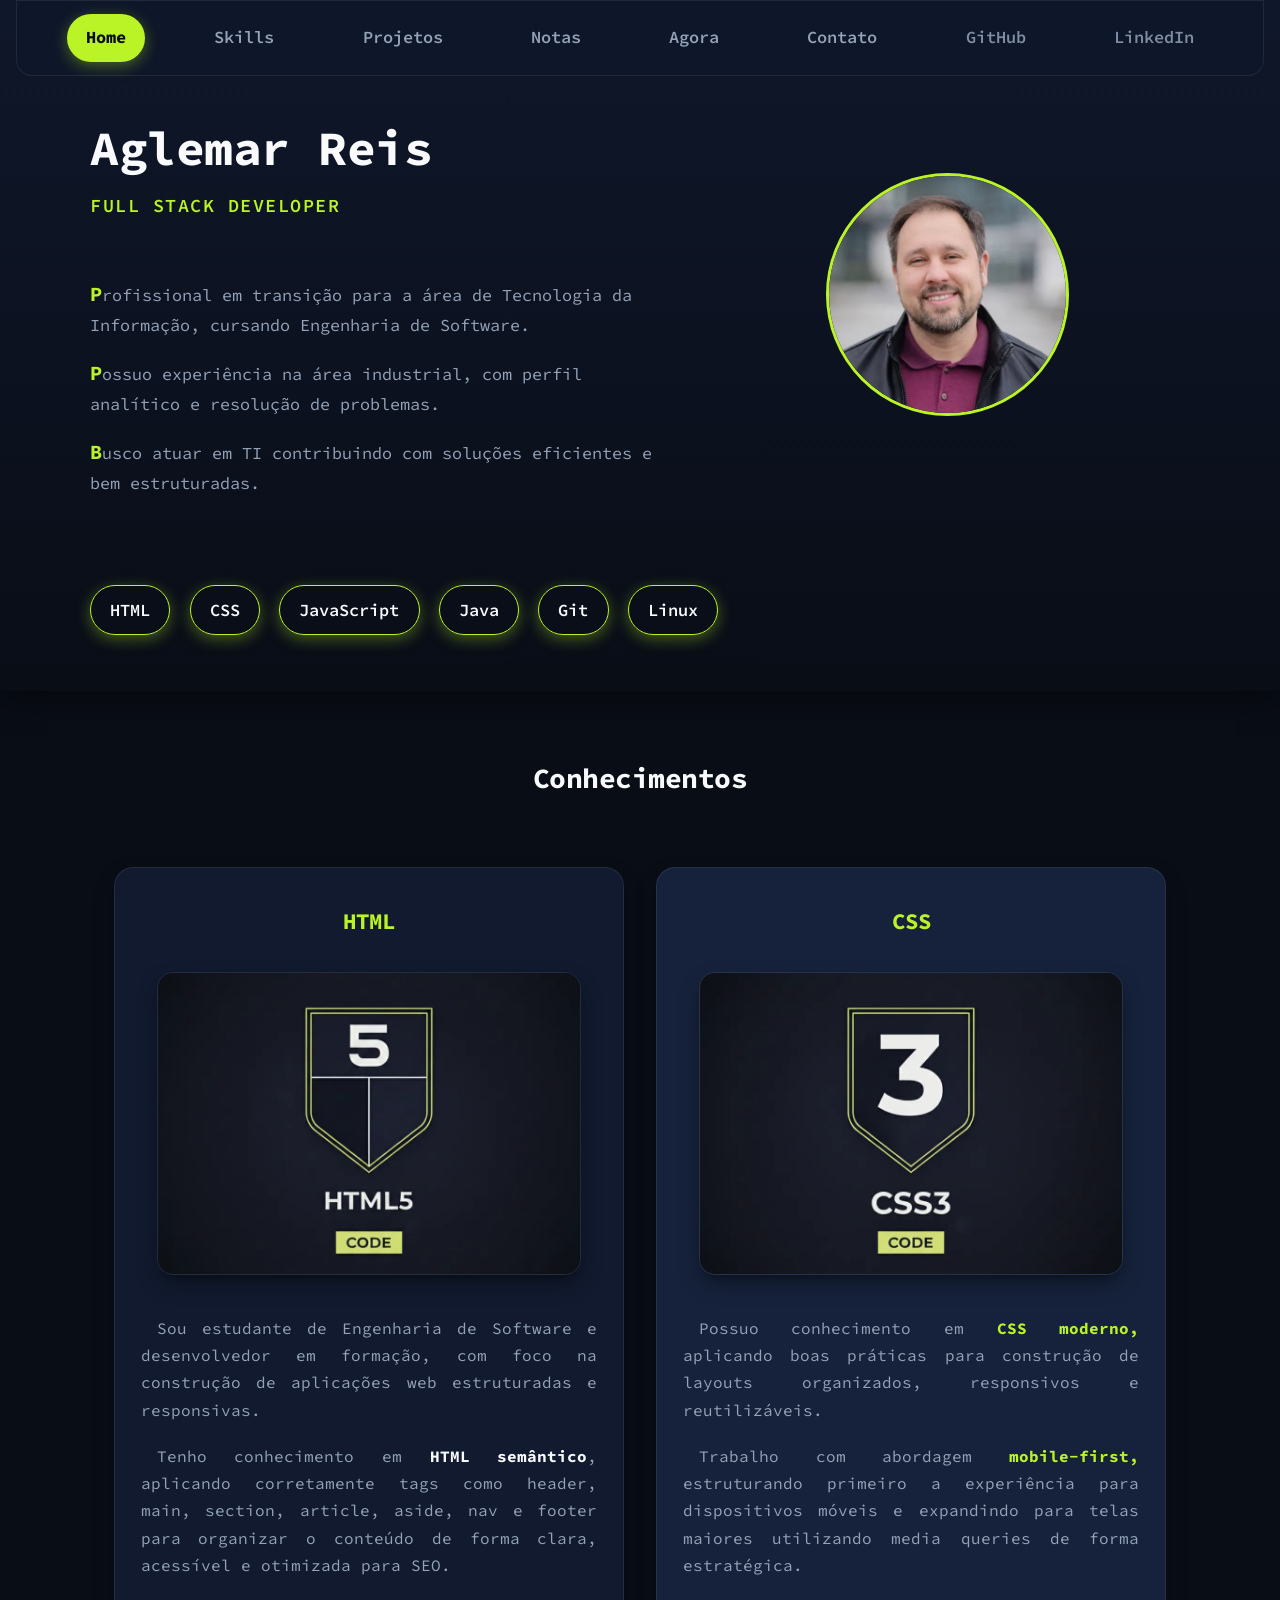
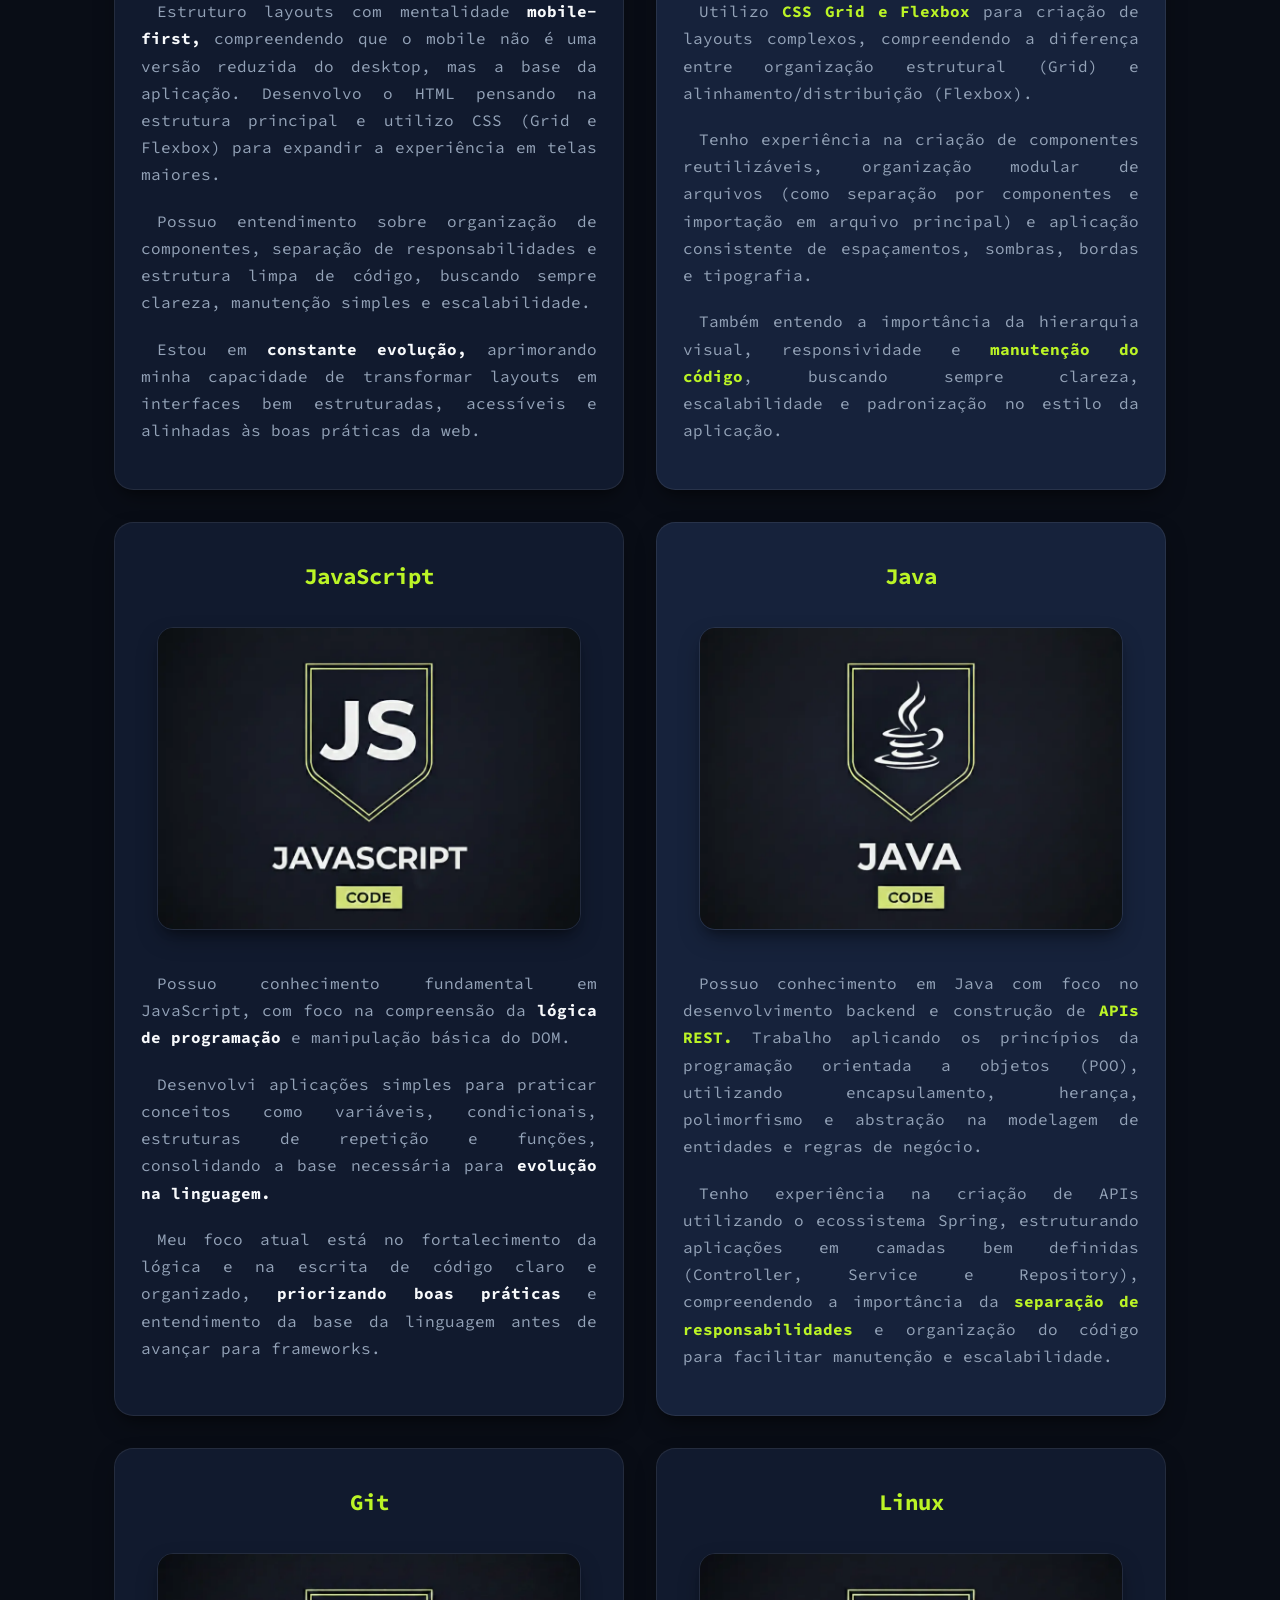
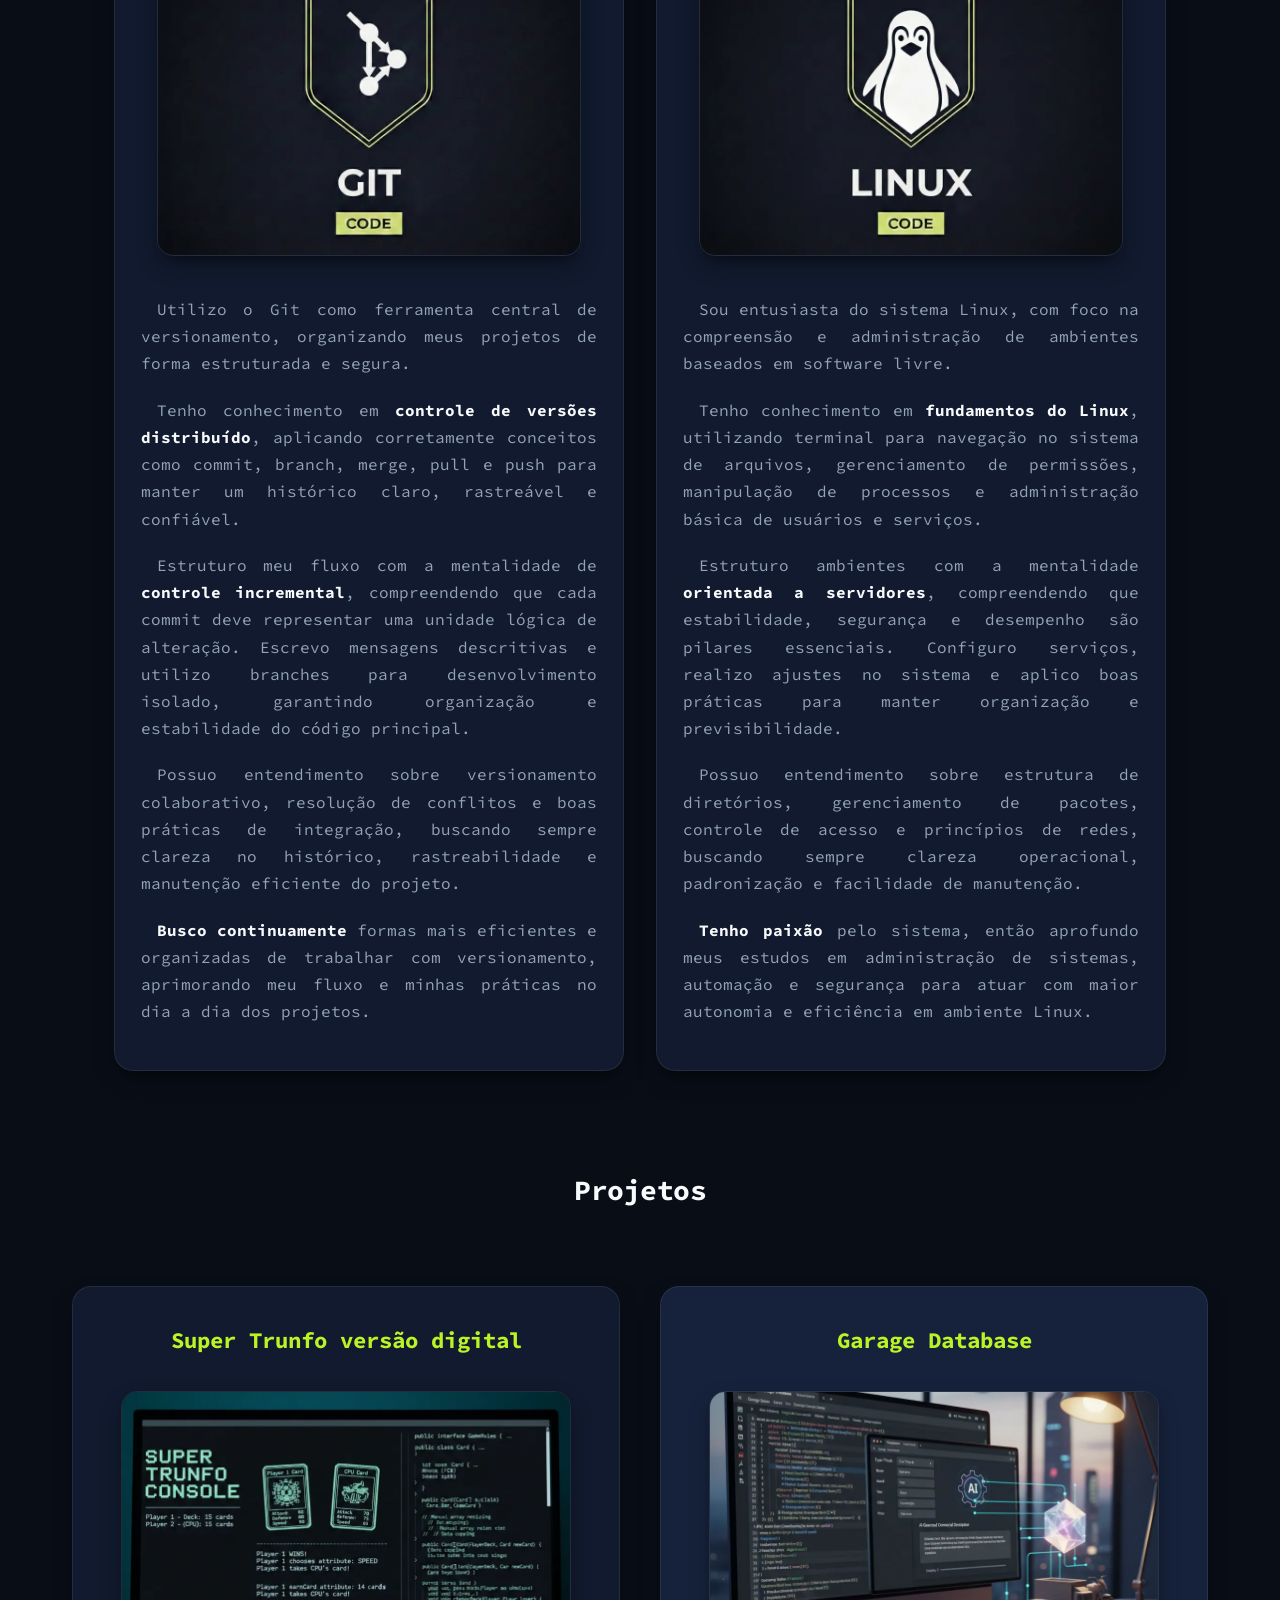
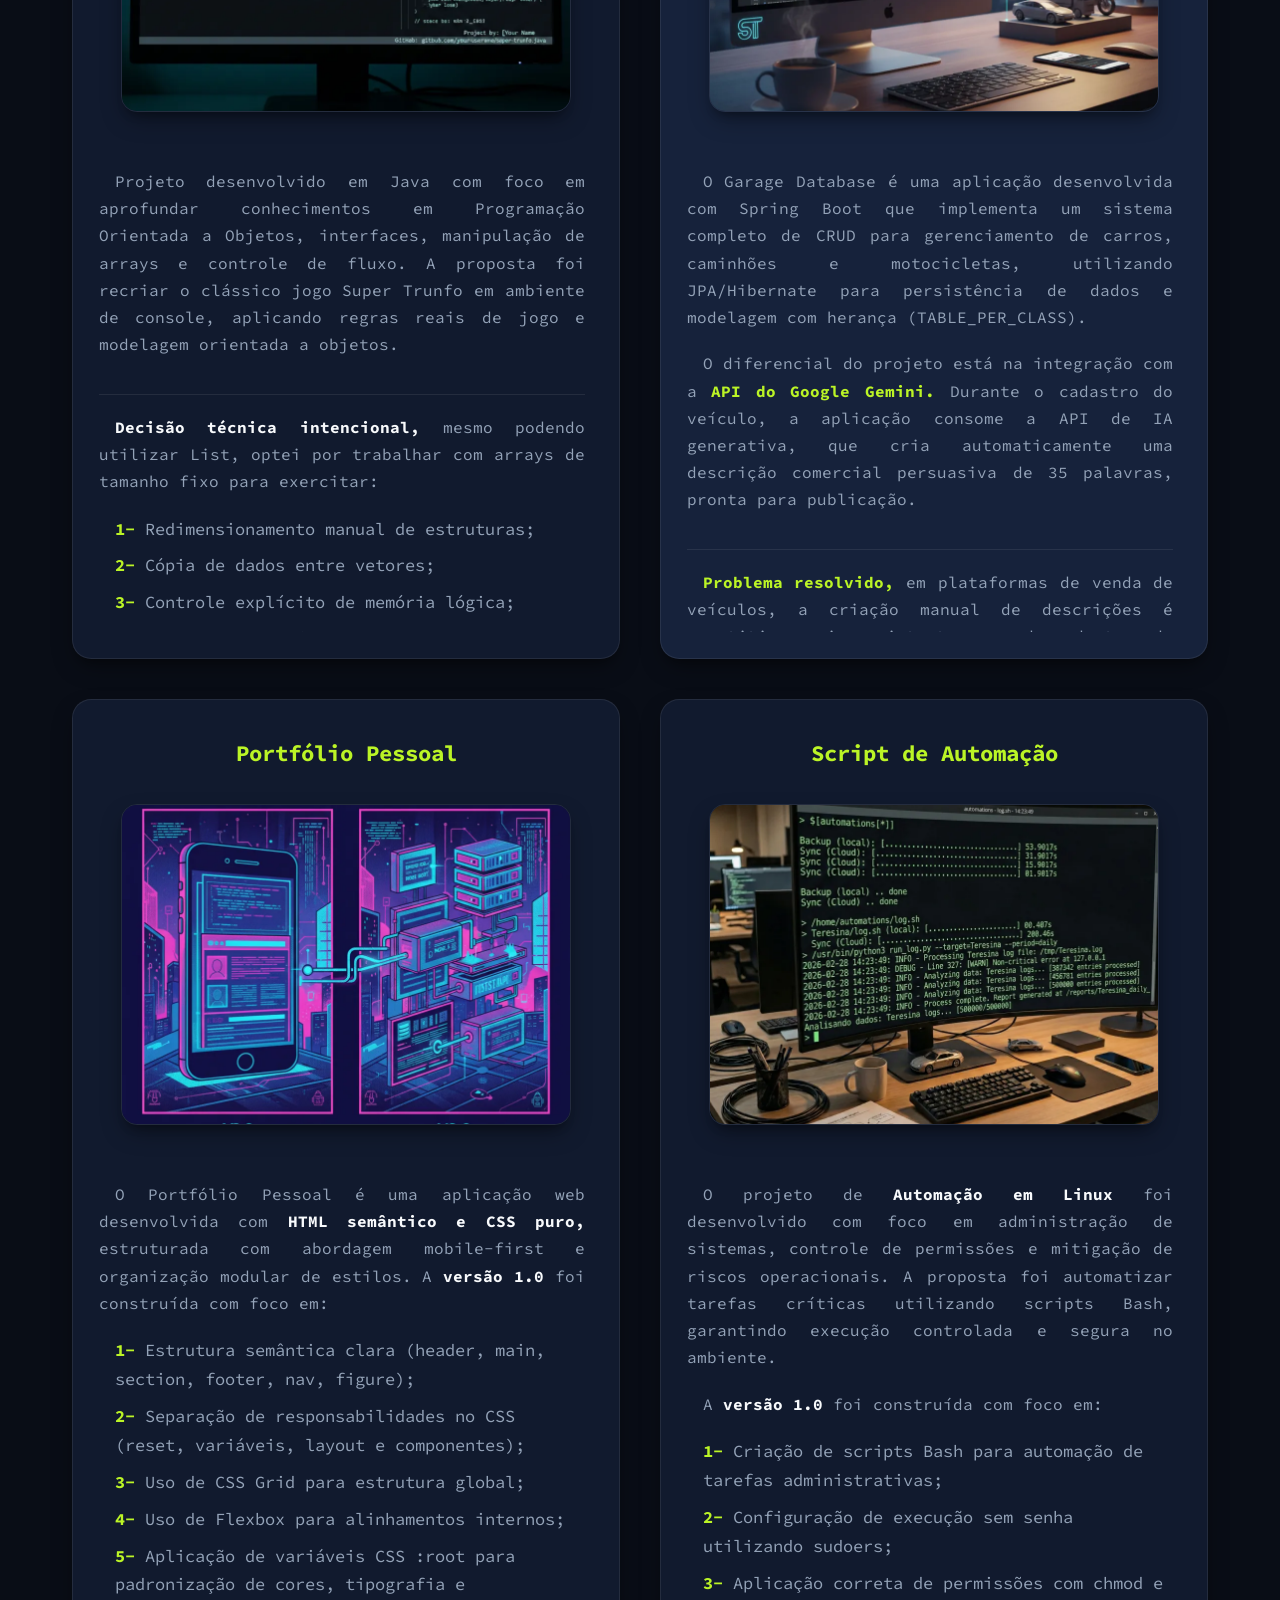
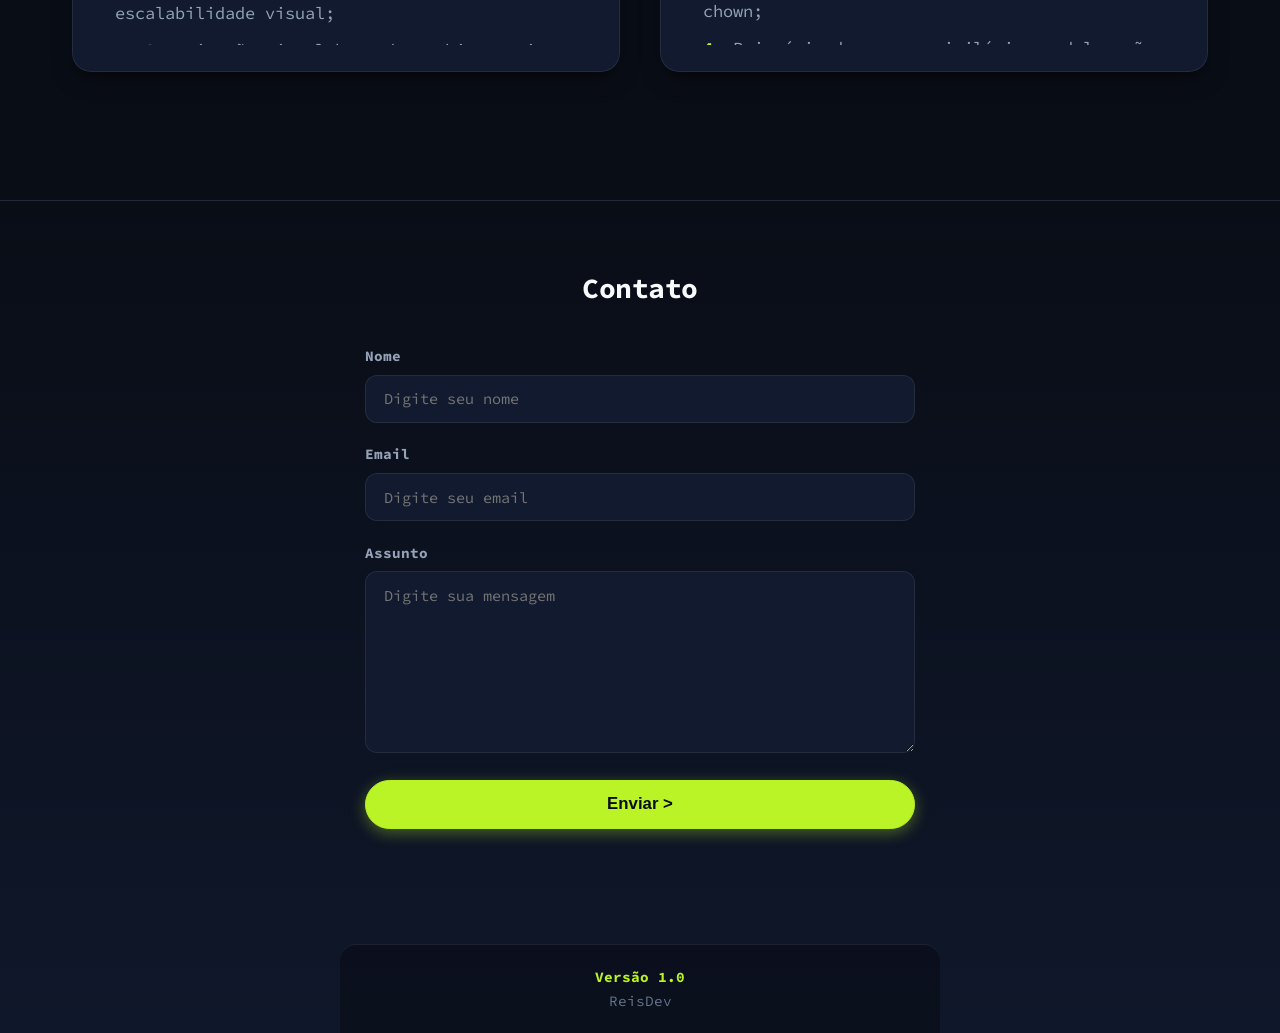
<file: index.html>
<!DOCTYPE html>
<html lang="pt-BR">
<head>
    <meta charset="UTF-8">
    <meta http-equiv="X-UA-Compatible" content="IE=edge">
    <meta name="viewport" content="width=device-width, initial-scale=1.0">
    <meta name="description" content="Portfólio de Aglemar Reis - Desenvolvedor Full Stack com foco em Backend Java, Spring Boot e Linux.">
    <link rel="preconnect" href="https://fonts.googleapis.com">
    <link rel="preconnect" href="https://fonts.gstatic.com" crossorigin>
    <link rel="stylesheet" href="style/main.css">
    <title>Reis A.</title>
    <link rel="icon" type="image/png" href="img/favicon.png">
    <script src="js/main.js" defer></script>
</head>
<body>
<div class="container">
    <!--CAPA-->
    <header id="header">
        <nav class="header-nav">
            <ul>
                <li><a href="#header">Home</a></li>
                <li><a href="#conhecimentos">Skills</a></li>
                <li><a href="#projetos">Projetos</a></li>
                <li><a href="notas.html">Notas</a></li>
                <li><a href="agora.html">Agora</a></li>
                <li><a href="#footer">Contato</a></li>
                <li><a href="https://github.com/ReisAglemar" target="_blank" rel="noopener noreferrer" class="social">GitHub</a></li>
                <li><a href="https://www.linkedin.com/in/aglemarreis/" target="_blank" rel="noopener noreferrer" class="social">LinkedIn</a></li>
            </ul>
        </nav>


        <section class="intro">
            <section id="nome">
                <h1>Aglemar Reis</h1>
                <h2>Full Stack Developer</h2>
            </section>

            <figure id="foto">
                <img class="img-perfil"
                     src="img/perfil.webp"
                     width="500" height="500"
                     alt="Foto do perfil">
                <figcaption>Foto do perfil</figcaption>
            </figure>

            <section id="descricao">
                <p>
                    Profissional em transição para a área de Tecnologia da Informação, cursando Engenharia de Software.
                </p>

                <p>
                    Possuo experiência na área industrial, com perfil analítico e resolução de problemas.
                </p>

                <p>
                    Busco atuar em TI contribuindo com soluções eficientes e bem estruturadas.
                </p>
            </section>

            <nav id="menu">
                <ul>
                    <li><a href="#html">HTML</a></li>
                    <li><a href="#css">CSS</a></li>
                    <li class="mobile"><a href="#js">Js</a></li>
                    <li class="desktop"><a href="#js">JavaScript</a></li>
                    <li><a href="#java">Java</a></li>
                    <li class="desktop"><a href="#git">Git</a></li>
                    <li class="desktop"><a href="#linux">Linux</a></li>
                </ul>
            </nav>
        </section>
    </header>
    <!--FIM CAPA-->


    <!--PRINCIPAL-->
    <main id="main">

        <!--Conhecimentos-->
        <section id="conhecimentos">
            <h2 id="titulo-conhecimentos">Conhecimentos</h2>

            <section class="secao" id="html">
                <h3>HTML</h3>

                <figure>
                    <img class="img-card"
                         src="img/html.webp"
                         width="900" height="900" loading="lazy"
                         alt="Ícone do HTML">
                    <figcaption>Ícone do HTML</figcaption>
                </figure>

                <p>
                    Sou estudante de Engenharia de Software e desenvolvedor em formação, com foco na construção de
                    aplicações web estruturadas e responsivas.
                </p>

                <p>
                    Tenho conhecimento em <strong>HTML semântico</strong>, aplicando corretamente tags como header,
                    main,
                    section,
                    article, aside, nav e footer para organizar o conteúdo de forma clara, acessível e otimizada para
                    SEO.
                </p>

                <p>
                    Estruturo layouts com mentalidade <strong>mobile-first,</strong> compreendendo que o mobile não é
                    uma
                    versão reduzida
                    do desktop, mas a base da aplicação. Desenvolvo o HTML pensando na estrutura principal e utilizo CSS
                    (Grid e Flexbox) para expandir a experiência em telas maiores.
                </p>

                <p>
                    Possuo entendimento sobre organização de componentes, separação de responsabilidades e estrutura
                    limpa de código, buscando sempre clareza, manutenção simples e escalabilidade.
                </p>

                <p>
                    Estou em <strong>constante evolução,</strong> aprimorando minha capacidade de transformar layouts em
                    interfaces bem
                    estruturadas, acessíveis e alinhadas às boas práticas da web.
                </p>
            </section>

            <section class="secao altera-bg" id="css">
                <h3>CSS</h3>

                <figure>
                    <img class="img-card"
                         src="img/css.webp"
                         width="900" height="900" loading="lazy"
                         alt="Ícone do CSS">
                    <figcaption>Ícone do CSS</figcaption>
                </figure>

                <p>
                    Possuo conhecimento em <strong>CSS moderno,</strong> aplicando boas práticas para construção de
                    layouts organizados,
                    responsivos e reutilizáveis.
                </p>

                <p>
                    Trabalho com abordagem <strong>mobile-first,</strong> estruturando primeiro a experiência para
                    dispositivos móveis e
                    expandindo para telas maiores utilizando media queries de forma estratégica.
                </p>

                <p>
                    Utilizo <strong>CSS Grid e Flexbox</strong> para criação de layouts complexos, compreendendo a
                    diferença entre
                    organização estrutural (Grid) e alinhamento/distribuição (Flexbox).
                </p>

                <p>
                    Tenho experiência na criação de componentes reutilizáveis, organização modular de arquivos (como
                    separação por componentes e importação em arquivo principal) e aplicação consistente de
                    espaçamentos, sombras, bordas e tipografia.
                </p>

                <p>
                    Também entendo a importância da hierarquia visual, responsividade e
                    <strong>manutenção do código</strong>,
                    buscando
                    sempre clareza, escalabilidade e padronização no estilo da aplicação.
                </p>
            </section>

            <section class="secao" id="js">
                <h3>JavaScript</h3>

                <figure>
                    <img class="img-card"
                         src="img/js.webp"
                         width="900" height="900" loading="lazy"
                         alt="Ícone do JavaScript">
                    <figcaption>Ícone do JavaScript</figcaption>
                </figure>

                <p>
                    Possuo conhecimento fundamental em JavaScript, com foco na compreensão da <strong>lógica de
                    programação</strong>
                    e
                    manipulação básica do DOM.
                </p>

                <p>
                    Desenvolvi aplicações simples para praticar conceitos como variáveis, condicionais, estruturas de
                    repetição e funções, consolidando a base necessária para <strong>evolução na linguagem.</strong>
                </p>

                <p>
                    Meu foco atual está no fortalecimento da lógica e na escrita de código claro e organizado,
                    <strong>priorizando boas práticas</strong> e entendimento da base da linguagem antes de avançar para
                    frameworks.
                </p>
            </section>

            <section class="secao altera-bg" id="java">
                <h3>Java</h3>

                <figure>
                    <img class="img-card"
                         src="img/java.webp"
                         width="900" height="900" loading="lazy"
                         alt="Ícone do Java">
                    <figcaption>Ícone do Java</figcaption>
                </figure>

                <p>
                    Possuo conhecimento em Java com foco no desenvolvimento backend e construção de
                    <strong>APIs REST.</strong>
                    Trabalho aplicando os princípios da programação orientada a objetos (POO), utilizando
                    encapsulamento, herança, polimorfismo e abstração na modelagem de entidades e regras de negócio.
                </p>

                <p>
                    Tenho experiência na criação de APIs utilizando o ecossistema Spring, estruturando aplicações em
                    camadas bem definidas (Controller, Service e Repository), compreendendo a importância da
                    <strong>separação de responsabilidades</strong> e organização do código para facilitar
                    manutenção e escalabilidade.
                </p>
            </section>

            <section class="secao desktop" id="git">
                <h3>Git</h3>

                <figure>
                    <img class="img-card"
                         src="img/git.webp"
                         width="900" height="900" loading="lazy"
                         alt="Ícone do Git">
                    <figcaption>Ícone do Git</figcaption>
                </figure>

                <p>
                    Utilizo o Git como ferramenta central de versionamento, organizando meus projetos de forma
                    estruturada e segura.
                </p>

                <p>
                    Tenho conhecimento em <strong>controle de versões distribuído</strong>, aplicando corretamente
                    conceitos como commit, branch, merge, pull e push para manter um histórico claro, rastreável e
                    confiável.
                </p>

                <p>
                    Estruturo meu fluxo com a mentalidade de <strong>controle incremental</strong>, compreendendo que cada
                    commit deve representar
                    uma unidade lógica de alteração. Escrevo mensagens descritivas e utilizo branches para
                    desenvolvimento isolado,
                    garantindo organização e estabilidade do código principal.
                </p>

                <p>
                    Possuo entendimento sobre versionamento colaborativo, resolução de conflitos e boas práticas de
                    integração,
                    buscando sempre clareza no histórico, rastreabilidade e manutenção eficiente do projeto.
                </p>

                <p>
                    <strong>Busco continuamente</strong> formas mais eficientes e organizadas de trabalhar com
                    versionamento, aprimorando meu fluxo e minhas práticas no dia a dia dos projetos.
                </p>
            </section>

            <section class="secao desktop" id="linux">
                <h3>Linux</h3>

                <figure>
                    <img class="img-card"
                         src="img/linux.webp"
                         width="900" height="900" loading="lazy"
                         alt="Ícone do Linux">
                    <figcaption>Ícone do Linux</figcaption>
                </figure>

                <p>
                    Sou entusiasta do sistema Linux, com foco na compreensão e administração de ambientes baseados em
                    software livre.
                </p>

                <p>
                    Tenho conhecimento em <strong>fundamentos do Linux</strong>, utilizando terminal para navegação no
                    sistema de arquivos, gerenciamento de permissões, manipulação de processos e administração básica de
                    usuários e serviços.
                </p>

                <p>
                    Estruturo ambientes com a mentalidade <strong>orientada a servidores</strong>, compreendendo que
                    estabilidade, segurança e desempenho são pilares essenciais. Configuro serviços, realizo ajustes no
                    sistema e aplico boas práticas para manter organização e previsibilidade.
                </p>

                <p>
                    Possuo entendimento sobre estrutura de diretórios, gerenciamento de pacotes, controle de acesso e
                    princípios de redes, buscando sempre clareza operacional, padronização e facilidade de manutenção.
                </p>

                <p>
                    <strong>Tenho paixão</strong> pelo sistema, então aprofundo meus estudos em administração de
                    sistemas, automação e segurança para atuar com maior autonomia e eficiência em ambiente Linux.
                </p>
            </section>
        </section>
        <!--Fim conhecimentos-->

        <!--Projetos-->
        <section id="projetos">
            <h2 id="titulo-projetos">Projetos</h2>

            <section id="super-trunfo" class="projeto secao">
                <h3>Super Trunfo versão digital</h3>

                <figure>
                    <img class="img-card"
                         src="img/superTrunfo.webp"
                         width="900" height="900" loading="lazy"
                         alt="Imagem projeto Super Trunfo">
                    <figcaption>Imagem projeto Super Trunfo</figcaption>
                </figure>

                <div class="overflow">
                    <p>
                        Projeto desenvolvido em Java com foco em aprofundar conhecimentos em Programação Orientada a
                        Objetos, interfaces, manipulação de arrays e controle de fluxo.

                        A proposta foi recriar o clássico jogo Super Trunfo em ambiente de console, aplicando regras
                        reais
                        de jogo e modelagem orientada a objetos.
                    </p>
                    <hr>
                    <p>
                        <strong>Decisão técnica intencional,</strong> mesmo podendo utilizar List, optei por trabalhar
                        com
                        arrays de tamanho fixo para exercitar:
                    </p>

                    <ul>
                        <li><b>1-</b> Redimensionamento manual de estruturas;</li>
                        <li><b>2-</b> Cópia de dados entre vetores;</li>
                        <li><b>3-</b> Controle explícito de memória lógica;</li>
                        <li><b>4-</b> Manipulação de índices.</li>
                    </ul>

                    <p>
                        Essa decisão tornou o projeto significativamente mais desafiador e aumentou a profundidade da
                        solução.
                    </p>
                    <hr>
                    <p>
                        <strong>Principal desafio resolvido:</strong> arrays possuem tamanho fixo. No jogo,
                        o vencedor precisa ganhar uma carta e o derrotado precisa perder uma carta. Para isso,
                        implementei uma estratégia baseada em:
                    </p>

                    <ul>
                        <li><b>1-</b> Criação de um novo array com tamanho ajustado;</li>
                        <li><b>2-</b> Cópia manual dos elementos;</li>
                        <li><b>3-</b> Inserção ou remoção da carta na posição correta;</li>
                        <li><b>4-</b> Rotação do baralho com método específico (changeDeck);</li>
                    </ul>

                    <p>
                        Isso foi feito através dos seguintes métodos:
                    </p>

                    <ul>
                        <li><b>1-</b> earnCard;</li>
                        <li><b>2-</b> loseCard;</li>
                        <li><b>3-</b> changeDeck.</li>
                    </ul>

                    <p>
                        Essa abordagem <strong>simula um comportamento dinâmico utilizando uma estrutura
                        estática.</strong>
                    </p>
                    <hr>
                    <p>
                        <strong>Este projeto demonstra</strong> a aplicação sólida de Programação Orientada a Objetos,
                        utilizando interface como contrato para definição das regras do jogo e garantindo separação
                        clara
                        de responsabilidades. A manipulação manual de arrays foi utilizada como exercício intencional de
                        controle estrutural, envolvendo redimensionamento, cópia de dados e gerenciamento de índices.
                    </p>

                    <p>
                        O desenvolvimento também
                        envolveu estruturas de repetição para construção e distribuição do baralho, uso de randomização
                        para
                        embaralhamento e escolha de atributos pela máquina, além de <strong>organização em
                        camadas,</strong>
                        separando dados da regra de negócio. O controle de estado do jogo foi implementado de forma
                        explícita, assegurando coerência entre rodadas e definição de vencedor, com modelagem de domínio
                        simples e objetiva.
                    </p>

                    <p>
                        <strong>Como diferencial,</strong> o projeto não depende de estruturas prontas como ArrayList,
                        priorizando controle
                        manual da lógica de funcionamento. A implementação inclui rotação de baralho, controle explícito
                        do
                        fluxo do jogo e organização do código por pacotes (entities e database), reforçando clareza
                        estrutural e separação de responsabilidades.
                    </p>

                    <p>
                        <strong>De forma geral,</strong> o projeto evidencia capacidade de resolver problemas
                        estruturais,
                        domínio dos fundamentos da linguagem Java, organização orientada a objetos e pensamento lógico
                        aplicado na
                        construção de uma solução completa. Também demonstra persistência na resolução de desafios
                        técnicos,
                        especialmente no gerenciamento dinâmico de estruturas originalmente estáticas.
                    </p>

                    <nav class="btg-projeto">
                        <a href="https://github.com/ReisAglemar/superTrunfo" target="_blank" rel="noopener noreferrer">
                            <strong>Ver Super Trunfo no GitHub</strong></a>
                    </nav>

                </div>
            </section>

            <section id="garage-database" class="projeto secao altera-bg">
                <h3>Garage Database</h3>

                <figure>
                    <img class="img-card"
                         src="img/garageDatabase.webp"
                         width="900" height="900" loading="lazy"
                         alt="Imagem projeto Garage Database">
                    <figcaption>Imagem projeto Garage Database</figcaption>
                </figure>

                <div class="overflow">

                    <p>
                        O Garage Database é uma aplicação desenvolvida com Spring Boot que implementa um sistema
                        completo de CRUD para gerenciamento de carros, caminhões e motocicletas, utilizando
                        JPA/Hibernate para persistência de dados e modelagem com herança (TABLE_PER_CLASS).
                    </p>

                    <p>
                        O diferencial do projeto está na integração com a <strong>API do Google Gemini.</strong> Durante
                        o cadastro do veículo, a aplicação consome a API de IA generativa, que cria automaticamente uma
                        descrição comercial persuasiva de 35 palavras, pronta para publicação.
                    </p>
                    <hr>
                    <p>
                        <strong>Problema resolvido,</strong> em plataformas de venda de veículos, a criação manual de
                        descrições é repetitiva, inconsistente e dependente da habilidade do anunciante.
                        O sistema resolve esse problema automatizando o processo.
                    </p>

                    <p>
                        O usuário informa apenas os dados técnicos do veículo, e a aplicação gera um anúncio padronizado
                        e otimizado para venda. Isso reduz o esforço manual, aumenta a produtividade e padroniza a qualidade
                        dos anúncios.
                    </p>
                    <hr>
                    <p>
                        <strong>Arquitetura e Conceitos Aplicados:</strong>
                    </p>

                    <ul>
                        <li><b>1-</b> Programação Orientada a Objetos;</li>
                        <li><b>2-</b> Modelagem de domínio com entidades JPA;</li>
                        <li><b>3-</b> Relacionamentos @ManyToOne e @OneToMany;</li>
                        <li><b>4-</b> Consumo de API REST utilizando HttpClient;</li>
                        <li><b>5-</b> Desserialização de JSON com Gson;</li>
                        <li><b>6-</b> Tratamento de exceções customizadas;</li>
                        <li><b>7-</b> Validações de regra de negócio (ano, preço, tipo de motor);</li>
                        <li><b>8-</b> Arquitetura em camadas (Model, Repository, Service e App);</li>
                        <li><b>9-</b> Uso de variáveis de ambiente para proteção da API Key.</li>
                    </ul>
                    <hr>
                    <p>
                        <strong>Visão estratégica,</strong> o projeto foi idealizado como um módulo de automação para
                        plataformas de venda de veículos. Fluxo pensado como produto:
                    </p>

                    <ul>
                        <li><b>1-</b> Usuário cadastra o veículo;</li>
                        <li><b>2-</b> O sistema consome IA generativa;</li>
                        <li><b>3-</b> O anúncio é criado automaticamente;</li>
                        <li><b>4-</b> Pronto para publicação.</li>
                    </ul>

                    <p>
                        A solução demonstra aplicação prática de IA integrada a um sistema transacional tradicional,
                        conectando backend estruturado com inteligência artificial para geração de valor real ao
                        usuário.
                    </p>

                    <nav class="btg-projeto">
                        <a href="https://github.com/ReisAglemar/GarageDatabase" target="_blank" rel="noopener noreferrer">
                            <strong>Ver Garage Database no GitHub</strong></a>
                    </nav>

                </div>
            </section>

            <section id="portfolio" class="projeto secao">
                <h3>Portfólio Pessoal</h3>

                <figure>
                    <img class="img-card"
                         src="img/portfolio.webp"
                         width="900" height="900" loading="lazy"
                         alt="Imagem do projeto Portfólio">
                    <figcaption>Imagem do projeto Portfólio</figcaption>
                </figure>

                <div class="overflow">

                    <p>
                        O Portfólio Pessoal é uma aplicação web desenvolvida com <strong>HTML semântico e CSS
                        puro,</strong>
                        estruturada com abordagem mobile-first e organização modular de estilos.
                        A <strong>versão 1.0</strong> foi construída com foco em:
                    </p>

                    <ul>
                        <li><b>1-</b> Estrutura semântica clara (header, main, section, footer, nav, figure);</li>
                        <li><b>2-</b> Separação de responsabilidades no CSS (reset, variáveis, layout e componentes);
                        </li>
                        <li><b>3-</b> Uso de CSS Grid para estrutura global;</li>
                        <li><b>4-</b> Uso de Flexbox para alinhamentos internos;</li>
                        <li><b>5-</b> Aplicação de variáveis CSS :root para padronização de cores, tipografia e
                            escalabilidade visual;
                        </li>
                        <li><b>6-</b> Organização visual baseada em hierarquia e contraste (seções claras e escuras).
                        </li>
                    </ul>

                    <p>
                        A versão atual pode ser verificada no rodapé da página. :)
                    </p>
                    <hr>
                    <p>
                        <strong>Decisões técnicas e arquitetura Mobile-First:</strong> o layout foi pensado inicialmente
                        para
                        dispositivos móveis, utilizando uma única coluna como base estrutural. Elementos com classe
                        .desktop
                        são ocultados nessa versão, preparando o projeto para expansão responsiva futura.
                    </p>

                    <p>
                        <strong>CSS modularizado,</strong> o CSS foi dividido estrategicamente em reset.css,
                        variaveis.css,
                        layout.css e componentes.css, todos importados via main.css, demonstrando organização e
                        escalabilidade do projeto.
                    </p>

                    <p>
                        <strong>Sistema de design baseado em variáveis,</strong> a utilização de :root centraliza tokens
                        de
                        design como paleta de cores, pesos tipográficos e breakpoints (mobile, tablet, desktop).
                        Isso permite manutenção simples e evolução consistente do layout.
                    </p>

                    <p>
                        <strong>Estrutura preparada para evolução backend,</strong> mesmo sendo estático na v1.0, o
                        projeto
                        já possui seção dedicada para artigos, estrutura pensada para cards dinâmicos, e separação lógica
                        e clara entre seções.
                    </p>
                    <hr>

                    <p>
                        <strong>Próximas versões,</strong> a evolução prevista inclui integração com PostgreSQL,
                        backend em Java (Spring) ou Node.js, sistema de artigos dinâmicos, listagem em formato de cards
                        com
                        preview, carregamento individual do artigo selecionado e implementação de autenticação para
                        área administrativa.
                    </p>

                    <p>
                        A ideia é transformar o portfólio em uma aplicação full stack, onde o conteúdo será persistido
                        em
                        banco de dados e servido dinamicamente.
                    </p>

                    <nav class="btg-projeto">
                        <a href="https://github.com/ReisAglemar/Portfolio" target="_blank" rel="noopener noreferrer">
                            <strong>Ver Portfólio no GitHub</strong></a>
                    </nav>

                </div>
            </section>

            <section id="novo-projeto" class="projeto secao desktop">
                <h3>Script de Automação</h3>

                <figure>
                    <img class="img-card"
                         src="img/bash.webp"
                         width="900" height="900" loading="lazy"
                         alt="Imagem do projeto Bash">
                    <figcaption>Imagem do projeto Bash</figcaption>
                </figure>

                <div class="overflow">

                    <p>
                        O projeto de <strong>Automação em Linux</strong> foi desenvolvido com foco em administração de
                        sistemas, controle de permissões e mitigação de riscos operacionais. A proposta foi automatizar
                        tarefas críticas utilizando scripts Bash, garantindo execução controlada e segura no ambiente.
                    </p>

                    <p>
                        A <strong>versão 1.0</strong> foi construída com foco em:
                    </p>

                    <ul>
                        <li><b>1-</b> Criação de scripts Bash para automação de tarefas administrativas;</li>
                        <li><b>2-</b> Configuração de execução sem senha utilizando sudoers;</li>
                        <li><b>3-</b> Aplicação correta de permissões com chmod e chown;</li>
                        <li><b>4-</b> Princípio do menor privilégio na delegação de acesso;</li>
                        <li><b>5-</b> Validação de segurança e análise de vulnerabilidades no ambiente;</li>
                        <li><b>6-</b> Testes controlados em ambiente Linux para evitar impacto em produção.</li>
                    </ul>

                    <p>
                        O foco principal foi entender profundamente como o sistema de permissões do Linux funciona
                        (usuário, grupo e outros), evitando riscos como o escalonamento indevido de privilégios.
                    </p>
                    <hr>
                    <p>
                        <strong>Execução controlada sem senha,</strong> foi configurada a execução de scripts
                        específicos
                        via sudo sem necessidade de senha, limitando estritamente quais comandos poderiam
                        ser executados. Isso evita a exposição total de privilégios administrativos.
                    </p>

                    <p>
                        <strong>Gestão de permissões e segurança,</strong> foram aplicados conceitos como permissões
                        700, 750 e 755 de forma estratégica, além da definição adequada de proprietário e grupo.
                        O objetivo foi impedir acesso indevido ou modificação não autorizada dos scripts.
                    </p>

                    <p>
                        <strong>Verificação de vulnerabilidades,</strong> foi utilizada a ferramenta
                        <strong>Lynis</strong> para auditoria de segurança no sistema Linux, identificando
                        possíveis falhas de configuração, permissões excessivas e pontos de melhoria
                        relacionados a hardening do ambiente.
                    </p>
                    <hr>
                    <p>
                        <strong>Aprendizados técnicos,</strong> o projeto consolidou conhecimentos sobre:
                    </p>

                    <ul>
                        <li>Modelo de permissões do Linux (rwx);</li>
                        <li>Configuração segura do arquivo /etc/sudoers;</li>
                        <li>Hardening básico de sistemas;</li>
                        <li>Boas práticas de automação segura;</li>
                        <li>Riscos de escalonamento de privilégios.</li>
                    </ul>

                    <p>
                        A proposta foi ir além da simples automação, focando na execução segura e previsível, algo
                        essencial
                        para ambientes corporativos e infraestrutura em Cloud.
                    </p>
                    <hr>
                    <p>
                        <strong>Próximas versões,</strong> a evolução prevista inclui implementação de logs
                        estruturados,
                        integração com monitoramento, execução via cron com controle de integridade e aplicação de
                        práticas
                        adicionais de hardening no sistema.
                    </p>

                    <p>
                        O objetivo é evoluir o projeto para um modelo mais próximo de ambientes reais de produção,
                        consolidando a administração de sistemas e infraestrutura.
                    </p>

                    <nav class="btg-projeto">
                        <a href="https://github.com/ReisAglemar/scripstLinux" target="_blank" rel="noopener noreferrer">
                            <strong>Ver Script no GitHub</strong></a>
                    </nav>
                </div>

            </section>
        </section>
        <!--Fim Projetos-->

    </main>
    <!--FIM PRINCIPAL-->

    <!--CONTATO-->
    <footer id="footer">
        <section class="container-footer">

            <h2>Contato</h2>

            <form id="form-contato" action="/api/contato" method="POST">

                <label for="name">Nome
                    <input type="text"
                           name="name"
                           id="name"
                           placeholder="Digite seu nome"
                           required>
                </label>

                <label for="email">Email
                    <input type="email"
                           name="email"
                           id="email"
                           placeholder="Digite seu email"
                           required>
                </label>

                <label for="assunto">Assunto
                    <textarea name="assunto"
                              id="assunto"
                              placeholder="Digite sua mensagem"
                              rows="8"
                              required></textarea>
                </label>

                <input type="text"
                       name="website"
                       tabindex="-1"
                       autocomplete="off"
                       aria-hidden="true"
                       style="position:absolute;left:-9999px">

                <button type="submit">Enviar &gt;</button>
                <p id="form-status" role="status" aria-live="polite"></p>
            </form>

            <section class="versao">
                <p>
                    <strong>Versão 1.0</strong>
                    <br>
                    ReisDev
                </p>
            </section>
        </section>
    </footer>
    <!--FIM CONTATO-->
</div>
</body>
</html>
</file>
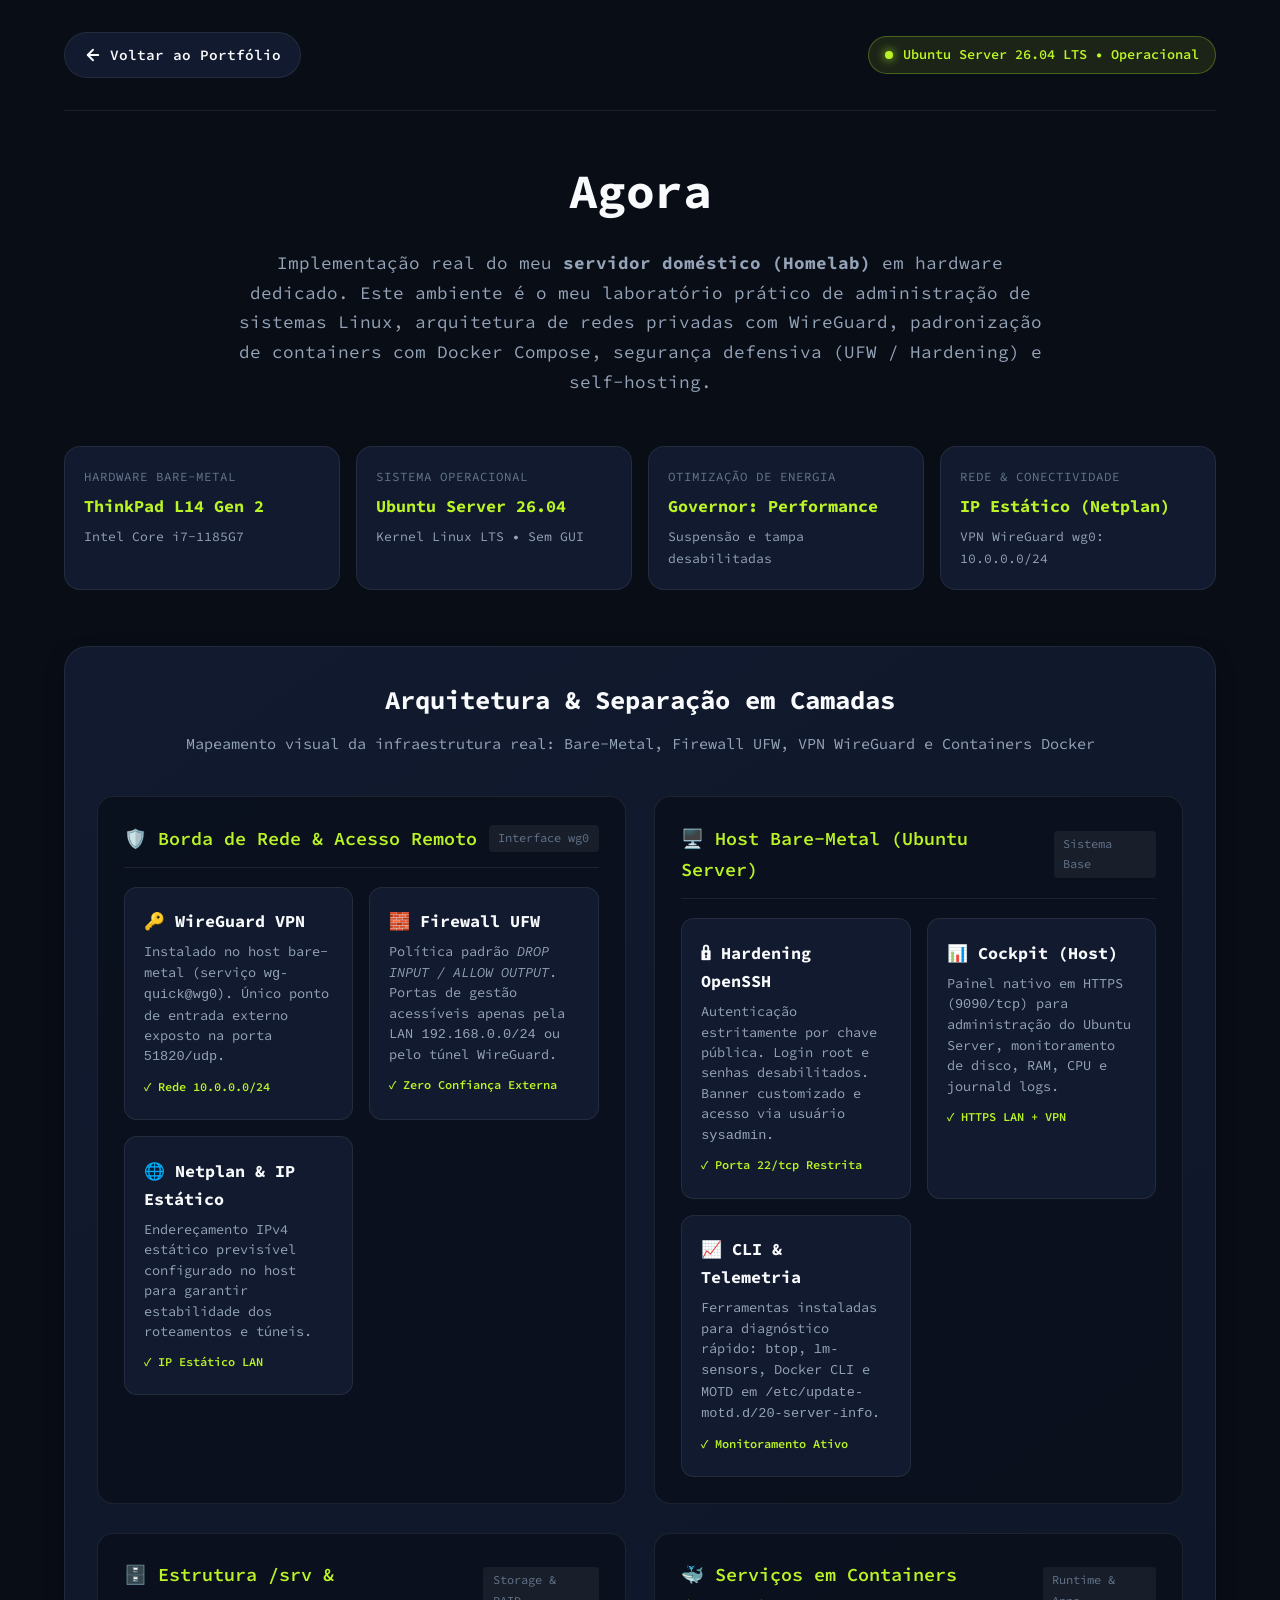
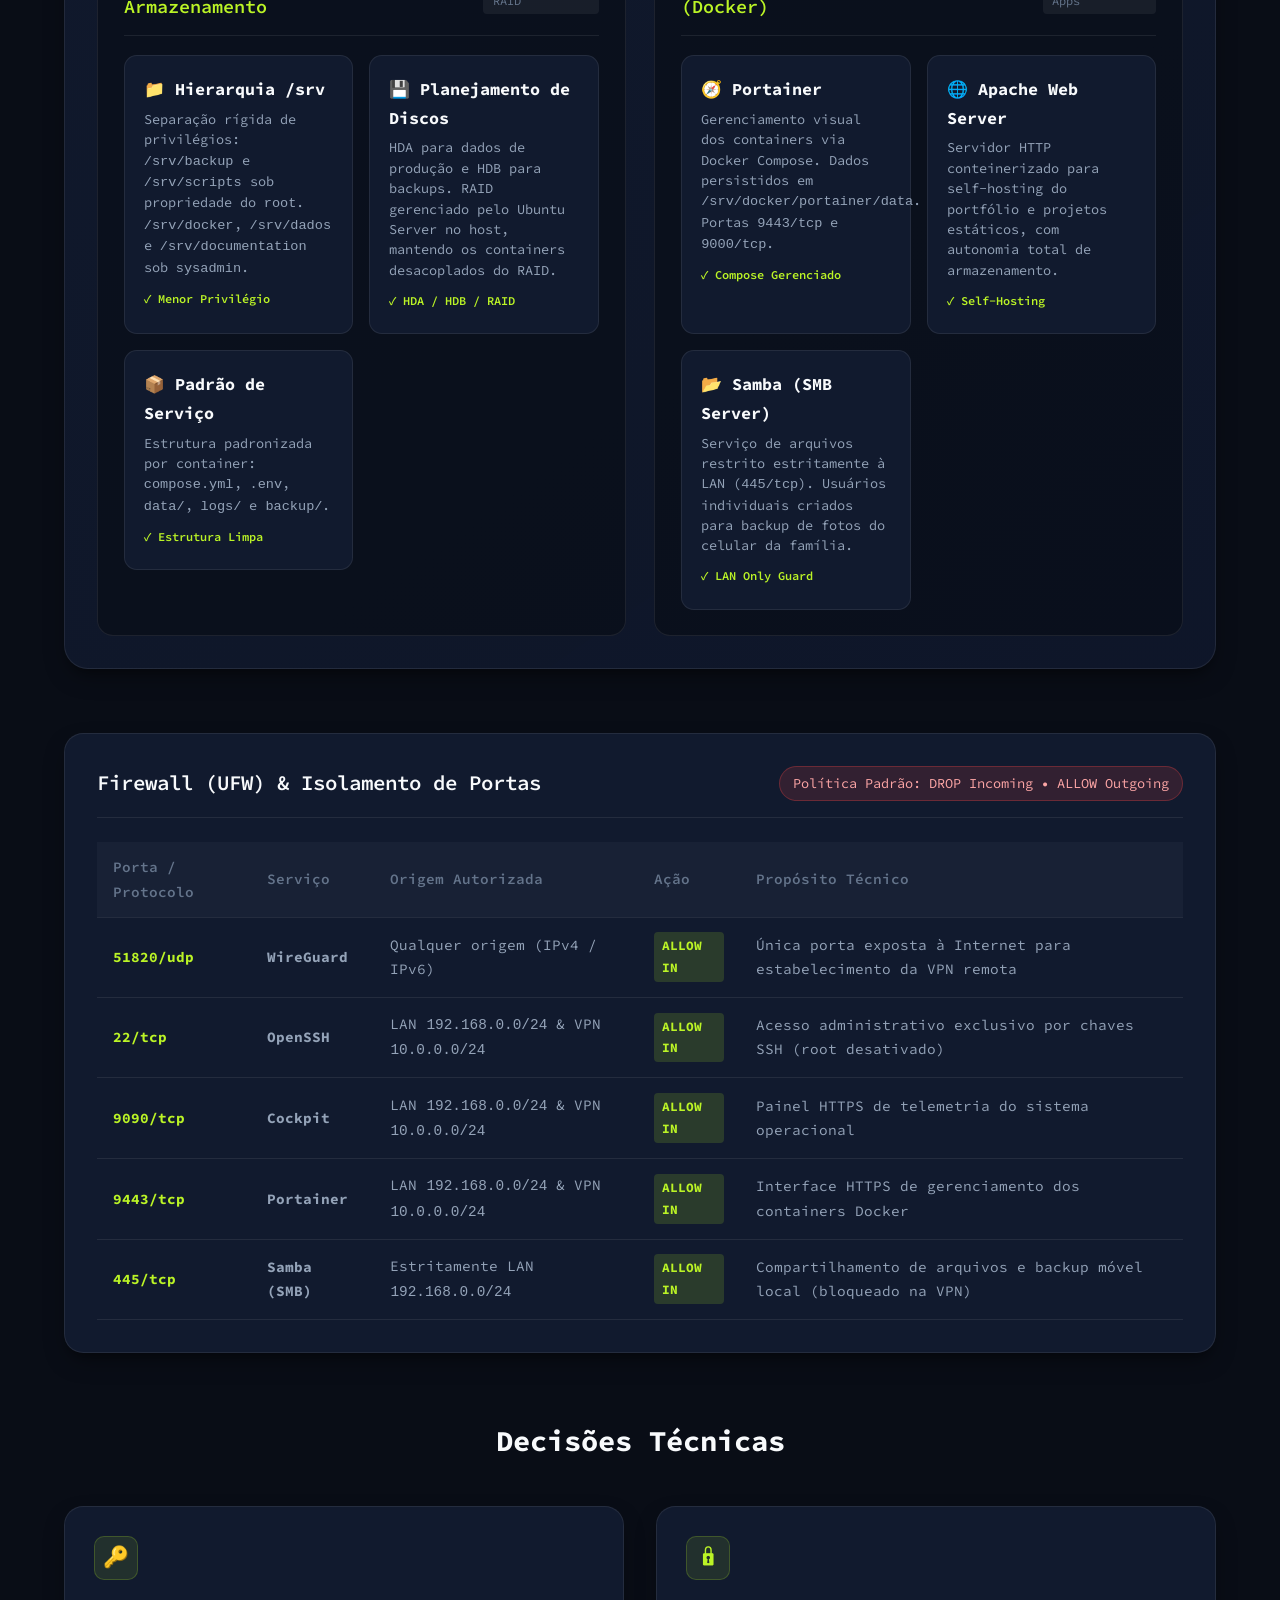
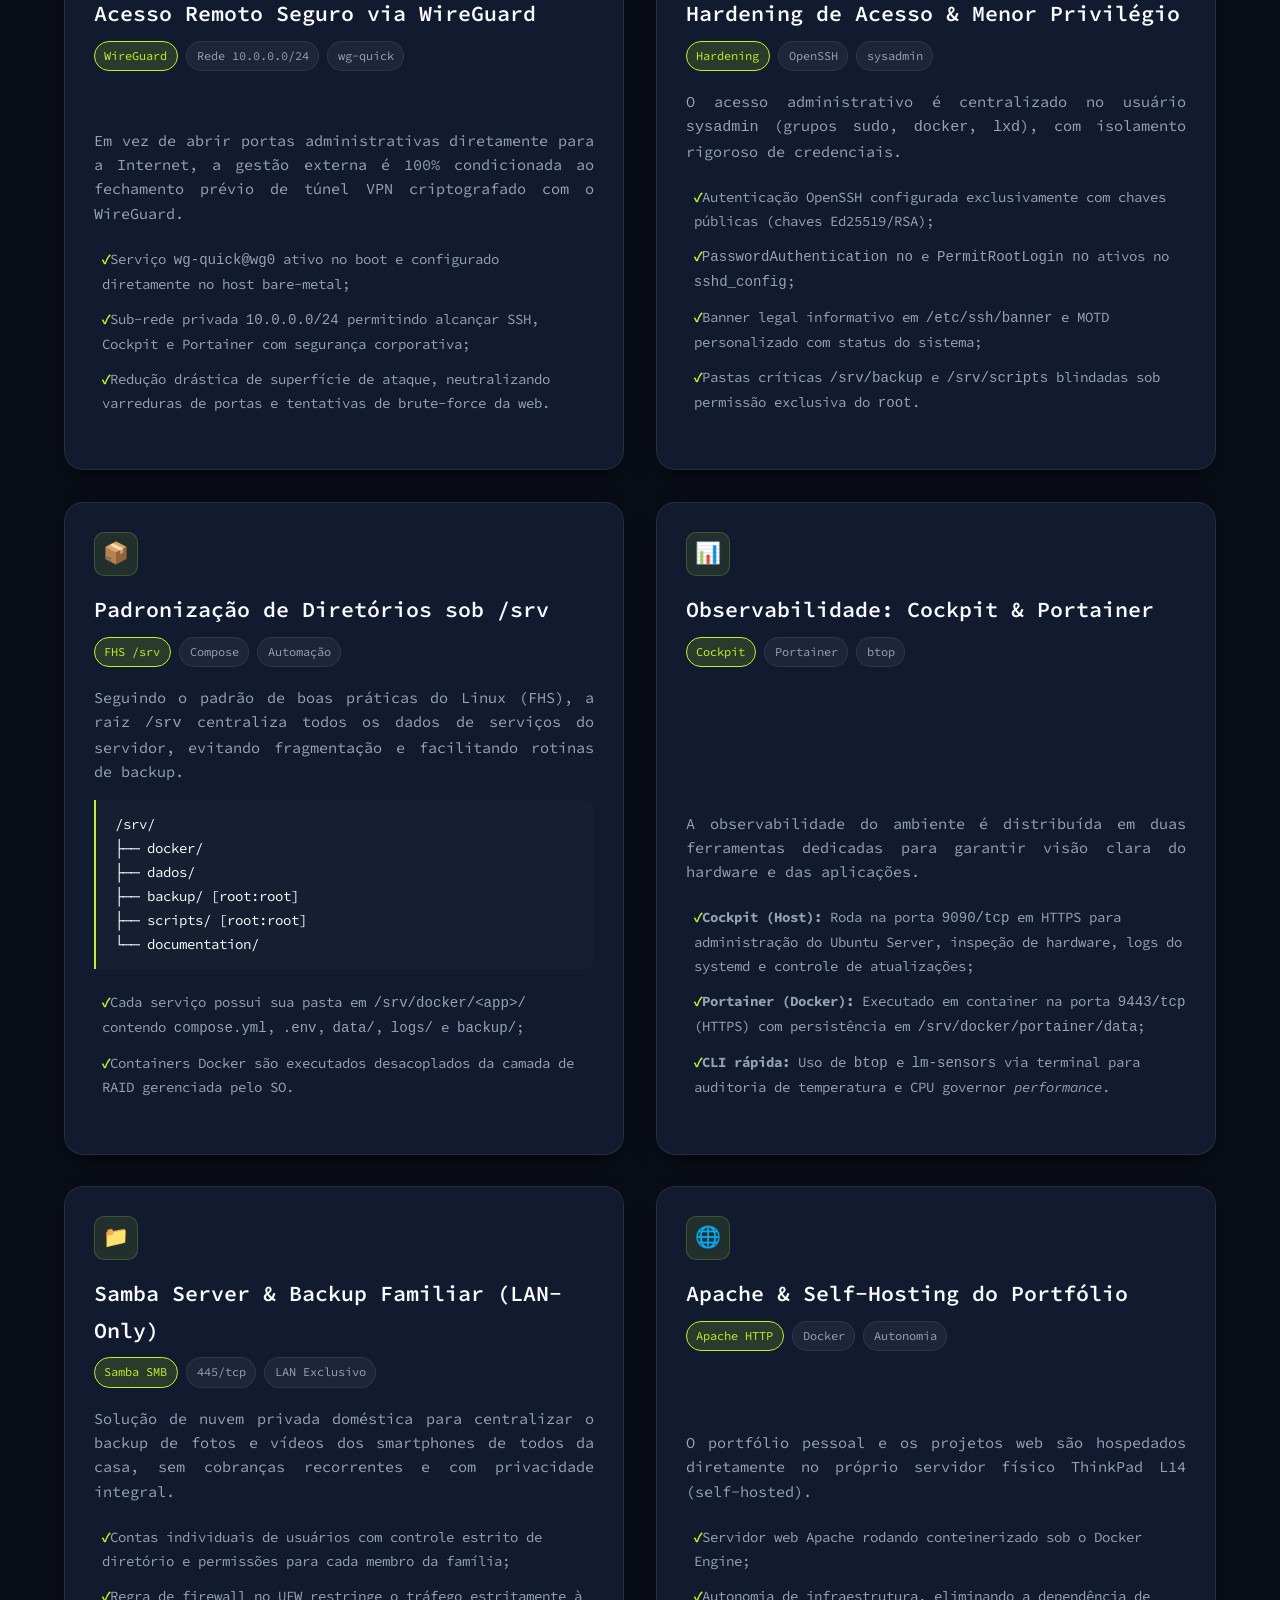
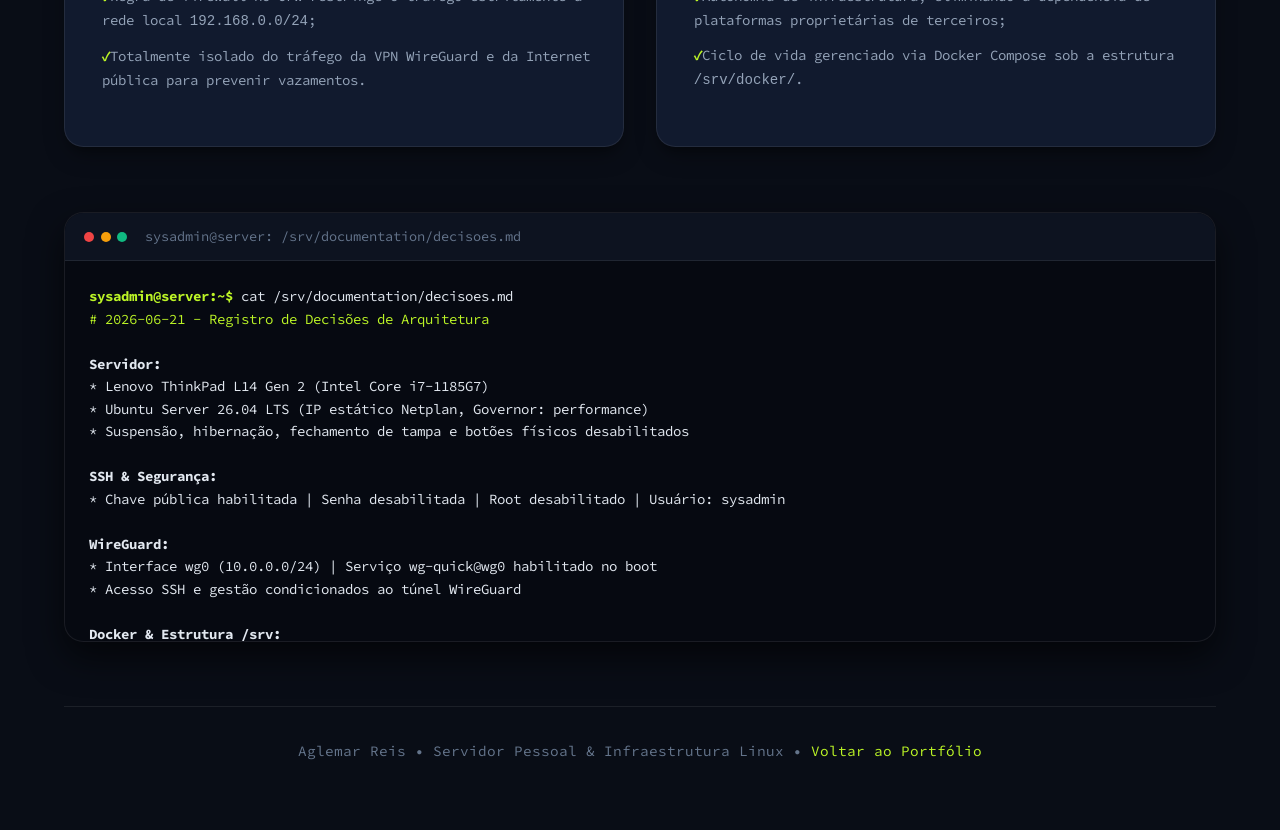
<file: agora.html>
<!DOCTYPE html>
<html lang="pt-BR">
<head>
    <meta charset="UTF-8">
    <meta http-equiv="X-UA-Compatible" content="IE=edge">
    <meta name="viewport" content="width=device-width, initial-scale=1.0">
    <meta name="description" content="Documentação técnica da infraestrutura do Homelab: Lenovo ThinkPad L14 Gen 2, Ubuntu Server 26.04 LTS, WireGuard, Docker Compose, Cockpit, UFW e padrão /srv.">
    <link rel="preconnect" href="https://fonts.googleapis.com">
    <link rel="preconnect" href="https://fonts.gstatic.com" crossorigin>
    <link rel="stylesheet" href="style/main.css">
    <link rel="stylesheet" href="style/agora.css">
    <title>Homelab & Servidor Real | Reis A.</title>
    <link rel="icon" type="image/png" href="img/favicon.png">
    <script src="js/main.js" defer></script>
</head>
<body>
<div class="agora-container">

    <!-- Header / Voltar -->
    <header class="agora-header-top">
        <a href="index.html" class="btn-voltar">
            <svg width="18" height="18" viewBox="0 0 24 24" fill="none" stroke="currentColor" stroke-width="2.5" stroke-linecap="round" stroke-linejoin="round">
                <line x1="19" y1="12" x2="5" y2="12"></line>
                <polyline points="12 19 5 12 12 5"></polyline>
            </svg>
            Voltar ao Portfólio
        </a>

        <div class="status-badge">
            <span class="status-dot"></span>
            Ubuntu Server 26.04 LTS • Operacional
        </div>
    </header>

    <!-- Hero / Introdução -->
    <section class="agora-hero reveal">
        <h1>Agora</h1>
        <p class="agora-subtitle">
            Implementação real do meu <strong>servidor doméstico (Homelab)</strong> em hardware dedicado.
            Este ambiente é o meu laboratório prático de administração de sistemas Linux, arquitetura de redes privadas com WireGuard,
            padronização de containers com Docker Compose, segurança defensiva (UFW / Hardening) e self-hosting.
        </p>
    </section>

    <!-- Specs Rápidas do Servidor (Hardware & SO) -->
    <section class="specs-grid reveal">
        <div class="spec-item">
            <span class="spec-label">Hardware Bare-Metal</span>
            <span class="spec-value">ThinkPad L14 Gen 2</span>
            <span class="spec-desc">Intel Core i7-1185G7</span>
        </div>

        <div class="spec-item">
            <span class="spec-label">Sistema Operacional</span>
            <span class="spec-value">Ubuntu Server 26.04</span>
            <span class="spec-desc">Kernel Linux LTS • Sem GUI</span>
        </div>

        <div class="spec-item">
            <span class="spec-label">Otimização de Energia</span>
            <span class="spec-value">Governor: Performance</span>
            <span class="spec-desc">Suspensão e tampa desabilitadas</span>
        </div>

        <div class="spec-item">
            <span class="spec-label">Rede & Conectividade</span>
            <span class="spec-value">IP Estático (Netplan)</span>
            <span class="spec-desc">VPN WireGuard wg0: 10.0.0.0/24</span>
        </div>
    </section>

    <!-- Blueprint Gráfico da Arquitetura do Homelab -->
    <section class="blueprint-wrapper reveal">
        <div class="blueprint-header">
            <h2>Arquitetura & Separação em Camadas</h2>
            <p>Mapeamento visual da infraestrutura real: Bare-Metal, Firewall UFW, VPN WireGuard e Containers Docker</p>
        </div>

        <div class="blueprint-layers">

            <!-- Camada 1: Borda de Rede & VPN WireGuard -->
            <div class="layer-box">
                <div class="layer-title">
                    <h3>🛡️ Borda de Rede & Acesso Remoto</h3>
                    <span class="layer-tag">Interface wg0</span>
                </div>
                <div class="service-nodes">
                    <div class="node-item">
                        <h4>🔑 WireGuard VPN</h4>
                        <p>Instalado no host bare-metal (serviço <code>wg-quick@wg0</code>). Único ponto de entrada externo exposto na porta <code>51820/udp</code>.</p>
                        <span class="node-status">✓ Rede 10.0.0.0/24</span>
                    </div>

                    <div class="node-item">
                        <h4>🧱 Firewall UFW</h4>
                        <p>Política padrão <em>DROP INPUT / ALLOW OUTPUT</em>. Portas de gestão acessíveis apenas pela LAN <code>192.168.0.0/24</code> ou pelo túnel WireGuard.</p>
                        <span class="node-status">✓ Zero Confiança Externa</span>
                    </div>

                    <div class="node-item">
                        <h4>🌐 Netplan & IP Estático</h4>
                        <p>Endereçamento IPv4 estático previsível configurado no host para garantir estabilidade dos roteamentos e túneis.</p>
                        <span class="node-status">✓ IP Estático LAN</span>
                    </div>
                </div>
            </div>

            <!-- Camada 2: Host Bare-Metal (Sistema & Hardening) -->
            <div class="layer-box">
                <div class="layer-title">
                    <h3>🖥️ Host Bare-Metal (Ubuntu Server)</h3>
                    <span class="layer-tag">Sistema Base</span>
                </div>
                <div class="service-nodes">
                    <div class="node-item">
                        <h4>🔒 Hardening OpenSSH</h4>
                        <p>Autenticação estritamente por chave pública. Login root e senhas desabilitados. Banner customizado e acesso via usuário <code>sysadmin</code>.</p>
                        <span class="node-status">✓ Porta 22/tcp Restrita</span>
                    </div>

                    <div class="node-item">
                        <h4>📊 Cockpit (Host)</h4>
                        <p>Painel nativo em HTTPS (<code>9090/tcp</code>) para administração do Ubuntu Server, monitoramento de disco, RAM, CPU e journald logs.</p>
                        <span class="node-status">✓ HTTPS LAN + VPN</span>
                    </div>

                    <div class="node-item">
                        <h4>📈 CLI & Telemetria</h4>
                        <p>Ferramentas instaladas para diagnóstico rápido: <code>btop</code>, <code>lm-sensors</code>, Docker CLI e MOTD em <code>/etc/update-motd.d/20-server-info</code>.</p>
                        <span class="node-status">✓ Monitoramento Ativo</span>
                    </div>
                </div>
            </div>

            <!-- Camada 3: Armazenamento e Padrão /srv -->
            <div class="layer-box">
                <div class="layer-title">
                    <h3>🗄️ Estrutura /srv & Armazenamento</h3>
                    <span class="layer-tag">Storage & RAID</span>
                </div>
                <div class="service-nodes">
                    <div class="node-item">
                        <h4>📁 Hierarquia /srv</h4>
                        <p>Separação rígida de privilégios: <code>/srv/backup</code> e <code>/srv/scripts</code> sob propriedade do <code>root</code>. <code>/srv/docker</code>, <code>/srv/dados</code> e <code>/srv/documentation</code> sob <code>sysadmin</code>.</p>
                        <span class="node-status">✓ Menor Privilégio</span>
                    </div>

                    <div class="node-item">
                        <h4>💾 Planejamento de Discos</h4>
                        <p>HDA para dados de produção e HDB para backups. RAID gerenciado pelo Ubuntu Server no host, mantendo os containers desacoplados do RAID.</p>
                        <span class="node-status">✓ HDA / HDB / RAID</span>
                    </div>

                    <div class="node-item">
                        <h4>📦 Padrão de Serviço</h4>
                        <p>Estrutura padronizada por container: <code>compose.yml</code>, <code>.env</code>, <code>data/</code>, <code>logs/</code> e <code>backup/</code>.</p>
                        <span class="node-status">✓ Estrutura Limpa</span>
                    </div>
                </div>
            </div>

            <!-- Camada 4: Aplicações Conteinerizadas (Docker) -->
            <div class="layer-box">
                <div class="layer-title">
                    <h3>🐳 Serviços em Containers (Docker)</h3>
                    <span class="layer-tag">Runtime & Apps</span>
                </div>
                <div class="service-nodes">
                    <div class="node-item">
                        <h4>🧭 Portainer</h4>
                        <p>Gerenciamento visual dos containers via Docker Compose. Dados persistidos em <code>/srv/docker/portainer/data</code>. Portas <code>9443/tcp</code> e <code>9000/tcp</code>.</p>
                        <span class="node-status">✓ Compose Gerenciado</span>
                    </div>

                    <div class="node-item">
                        <h4>🌐 Apache Web Server</h4>
                        <p>Servidor HTTP conteinerizado para self-hosting do portfólio e projetos estáticos, com autonomia total de armazenamento.</p>
                        <span class="node-status">✓ Self-Hosting</span>
                    </div>

                    <div class="node-item">
                        <h4>📂 Samba (SMB Server)</h4>
                        <p>Serviço de arquivos restrito estritamente à LAN (<code>445/tcp</code>). Usuários individuais criados para backup de fotos do celular da família.</p>
                        <span class="node-status">✓ LAN Only Guard</span>
                    </div>
                </div>
            </div>

        </div>
    </section>

    <!-- Tabela de Regras do Firewall (UFW) -->
    <section class="ufw-wrapper reveal">
        <div class="ufw-header">
            <h3>Firewall (UFW) & Isolamento de Portas</h3>
            <span class="ufw-policy">Política Padrão: DROP Incoming • ALLOW Outgoing</span>
        </div>

        <div class="ufw-table-container">
            <table class="ufw-table">
                <thead>
                    <tr>
                        <th>Porta / Protocolo</th>
                        <th>Serviço</th>
                        <th>Origem Autorizada</th>
                        <th>Ação</th>
                        <th>Propósito Técnico</th>
                    </tr>
                </thead>
                <tbody>
                    <tr>
                        <td><span class="port-tag">51820/udp</span></td>
                        <td><strong>WireGuard</strong></td>
                        <td>Qualquer origem (IPv4 / IPv6)</td>
                        <td><span class="action-allow">ALLOW IN</span></td>
                        <td>Única porta exposta à Internet para estabelecimento da VPN remota</td>
                    </tr>
                    <tr>
                        <td><span class="port-tag">22/tcp</span></td>
                        <td><strong>OpenSSH</strong></td>
                        <td>LAN <code>192.168.0.0/24</code> & VPN <code>10.0.0.0/24</code></td>
                        <td><span class="action-allow">ALLOW IN</span></td>
                        <td>Acesso administrativo exclusivo por chaves SSH (root desativado)</td>
                    </tr>
                    <tr>
                        <td><span class="port-tag">9090/tcp</span></td>
                        <td><strong>Cockpit</strong></td>
                        <td>LAN <code>192.168.0.0/24</code> & VPN <code>10.0.0.0/24</code></td>
                        <td><span class="action-allow">ALLOW IN</span></td>
                        <td>Painel HTTPS de telemetria do sistema operacional</td>
                    </tr>
                    <tr>
                        <td><span class="port-tag">9443/tcp</span></td>
                        <td><strong>Portainer</strong></td>
                        <td>LAN <code>192.168.0.0/24</code> & VPN <code>10.0.0.0/24</code></td>
                        <td><span class="action-allow">ALLOW IN</span></td>
                        <td>Interface HTTPS de gerenciamento dos containers Docker</td>
                    </tr>
                    <tr>
                        <td><span class="port-tag">445/tcp</span></td>
                        <td><strong>Samba (SMB)</strong></td>
                        <td>Estritamente LAN <code>192.168.0.0/24</code></td>
                        <td><span class="action-allow">ALLOW IN</span></td>
                        <td>Compartilhamento de arquivos e backup móvel local (bloqueado na VPN)</td>
                    </tr>
                </tbody>
            </table>
        </div>
    </section>

    <!-- Detalhamento dos Pilares Técnicos -->
    <div class="section-title-wrap reveal">
        <h2>Decisões Técnicas</h2>
    </div>

    <section class="homelab-details">

        <!-- Card 1: WireGuard -->
        <article class="detail-card reveal">
            <div class="detail-card-header">
                <div class="icon-wrapper">🔑</div>
                <h3>Acesso Remoto Seguro via WireGuard</h3>
                <div class="badge-group">
                    <span class="badge-pill highlight">WireGuard</span>
                    <span class="badge-pill">Rede 10.0.0.0/24</span>
                    <span class="badge-pill">wg-quick</span>
                </div>
            </div>
            <div class="detail-card-body">
                <p>
                    Em vez de abrir portas administrativas diretamente para a Internet, a gestão externa é 100% condicionada ao fechamento prévio de túnel VPN criptografado com o WireGuard.
                </p>
                <ul>
                    <li>Serviço <code>wg-quick@wg0</code> ativo no boot e configurado diretamente no host bare-metal;</li>
                    <li>Sub-rede privada <code>10.0.0.0/24</code> permitindo alcançar SSH, Cockpit e Portainer com segurança corporativa;</li>
                    <li>Redução drástica de superfície de ataque, neutralizando varreduras de portas e tentativas de brute-force da web.</li>
                </ul>
            </div>
        </article>

        <!-- Card 2: Hardening & Usuários -->
        <article class="detail-card reveal">
            <div class="detail-card-header">
                <div class="icon-wrapper">🔒</div>
                <h3>Hardening de Acesso & Menor Privilégio</h3>
                <div class="badge-group">
                    <span class="badge-pill highlight">Hardening</span>
                    <span class="badge-pill">OpenSSH</span>
                    <span class="badge-pill">sysadmin</span>
                </div>
            </div>
            <div class="detail-card-body">
                <p>
                    O acesso administrativo é centralizado no usuário <code>sysadmin</code> (grupos <code>sudo</code>, <code>docker</code>, <code>lxd</code>), com isolamento rigoroso de credenciais.
                </p>
                <ul>
                    <li>Autenticação OpenSSH configurada exclusivamente com chaves públicas (chaves Ed25519/RSA);</li>
                    <li><code>PasswordAuthentication no</code> e <code>PermitRootLogin no</code> ativos no <code>sshd_config</code>;</li>
                    <li>Banner legal informativo em <code>/etc/ssh/banner</code> e MOTD personalizado com status do sistema;</li>
                    <li>Pastas críticas <code>/srv/backup</code> e <code>/srv/scripts</code> blindadas sob permissão exclusiva do <code>root</code>.</li>
                </ul>
            </div>
        </article>

        <!-- Card 3: Estrutura /srv & Padrão Docker -->
        <article class="detail-card reveal">
            <div class="detail-card-header">
                <div class="icon-wrapper">📦</div>
                <h3>Padronização de Diretórios sob /srv</h3>
                <div class="badge-group">
                    <span class="badge-pill highlight">FHS /srv</span>
                    <span class="badge-pill">Compose</span>
                    <span class="badge-pill">Automação</span>
                </div>
            </div>
            <div class="detail-card-body">
                <p>
                    Seguindo o padrão de boas práticas do Linux (FHS), a raiz <code>/srv</code> centraliza todos os dados de serviços do servidor, evitando fragmentação e facilitando rotinas de backup.
                </p>
                <div class="dir-tree">
                    /srv/<br>
                    ├── docker/ <br>
                    ├── dados/ <br>
                    ├── backup/ [root:root]<br>
                    ├── scripts/ [root:root]<br>
                    └── documentation/
                </div>
                <ul>
                    <li>Cada serviço possui sua pasta em <code>/srv/docker/&lt;app&gt;/</code> contendo <code>compose.yml</code>, <code>.env</code>, <code>data/</code>, <code>logs/</code> e <code>backup/</code>;</li>
                    <li>Containers Docker são executados desacoplados da camada de RAID gerenciada pelo SO.</li>
                </ul>
            </div>
        </article>

        <!-- Card 4: Portainer & Cockpit -->
        <article class="detail-card reveal">
            <div class="detail-card-header">
                <div class="icon-wrapper">📊</div>
                <h3>Observabilidade: Cockpit & Portainer</h3>
                <div class="badge-group">
                    <span class="badge-pill highlight">Cockpit</span>
                    <span class="badge-pill">Portainer</span>
                    <span class="badge-pill">btop</span>
                </div>
            </div>
            <div class="detail-card-body">
                <p>
                    A observabilidade do ambiente é distribuída em duas ferramentas dedicadas para garantir visão clara do hardware e das aplicações.
                </p>
                <ul>
                    <li><strong>Cockpit (Host):</strong> Roda na porta <code>9090/tcp</code> em HTTPS para administração do Ubuntu Server, inspeção de hardware, logs do systemd e controle de atualizações;</li>
                    <li><strong>Portainer (Docker):</strong> Executado em container na porta <code>9443/tcp</code> (HTTPS) com persistência em <code>/srv/docker/portainer/data</code>;</li>
                    <li><strong>CLI rápida:</strong> Uso de <code>btop</code> e <code>lm-sensors</code> via terminal para auditoria de temperatura e CPU governor <em>performance</em>.</li>
                </ul>
            </div>
        </article>

        <!-- Card 5: Samba Storage Familiar -->
        <article class="detail-card reveal">
            <div class="detail-card-header">
                <div class="icon-wrapper">📁</div>
                <h3>Samba Server & Backup Familiar (LAN-Only)</h3>
                <div class="badge-group">
                    <span class="badge-pill highlight">Samba SMB</span>
                    <span class="badge-pill">445/tcp</span>
                    <span class="badge-pill">LAN Exclusivo</span>
                </div>
            </div>
            <div class="detail-card-body">
                <p>
                    Solução de nuvem privada doméstica para centralizar o backup de fotos e vídeos dos smartphones de todos da casa, sem cobranças recorrentes e com privacidade integral.
                </p>
                <ul>
                    <li>Contas individuais de usuários com controle estrito de diretório e permissões para cada membro da família;</li>
                    <li>Regra de firewall no UFW restringe o tráfego estritamente à rede local <code>192.168.0.0/24</code>;</li>
                    <li>Totalmente isolado do tráfego da VPN WireGuard e da Internet pública para prevenir vazamentos.</li>
                </ul>
            </div>
        </article>

        <!-- Card 6: Apache Self-Hosting -->
        <article class="detail-card reveal">
            <div class="detail-card-header">
                <div class="icon-wrapper">🌐</div>
                <h3>Apache & Self-Hosting do Portfólio</h3>
                <div class="badge-group">
                    <span class="badge-pill highlight">Apache HTTP</span>
                    <span class="badge-pill">Docker</span>
                    <span class="badge-pill">Autonomia</span>
                </div>
            </div>
            <div class="detail-card-body">
                <p>
                    O portfólio pessoal e os projetos web são hospedados diretamente no próprio servidor físico ThinkPad L14 (self-hosted).
                </p>
                <ul>
                    <li>Servidor web Apache rodando conteinerizado sob o Docker Engine;</li>
                    <li>Autonomia de infraestrutura, eliminando a dependência de plataformas proprietárias de terceiros;</li>
                    <li>Ciclo de vida gerenciado via Docker Compose sob a estrutura <code>/srv/docker/</code>.</li>
                </ul>
            </div>
        </article>

    </section>

    <!-- Bloco de Terminal Interativo / Registro de Decisões -->
    <section class="terminal-block reveal">
        <div class="terminal-top-bar">
            <div class="terminal-dots">
                <span class="terminal-dot red"></span>
                <span class="terminal-dot yellow"></span>
                <span class="terminal-dot green"></span>
            </div>
            <span class="terminal-title">sysadmin@server: /srv/documentation/decisoes.md</span>
        </div>
        <div class="terminal-content">
            <span class="terminal-prompt">sysadmin@server:~$</span> cat /srv/documentation/decisoes.md<br>
            <span style="color: var(--destaque-botao);"># 2026-06-21 - Registro de Decisões de Arquitetura</span><br><br>
            <strong>Servidor:</strong><br>
            * Lenovo ThinkPad L14 Gen 2 (Intel Core i7-1185G7)<br>
            * Ubuntu Server 26.04 LTS (IP estático Netplan, Governor: performance)<br>
            * Suspensão, hibernação, fechamento de tampa e botões físicos desabilitados<br><br>
            <strong>SSH & Segurança:</strong><br>
            * Chave pública habilitada | Senha desabilitada | Root desabilitado | Usuário: sysadmin<br><br>
            <strong>WireGuard:</strong><br>
            * Interface wg0 (10.0.0.0/24) | Serviço wg-quick@wg0 habilitado no boot<br>
            * Acesso SSH e gestão condicionados ao túnel WireGuard<br><br>
            <strong>Docker & Estrutura /srv:</strong><br>
            * /srv/docker, /srv/dados, /srv/backup, /srv/scripts, /srv/documentation<br>
            * Padrão: compose.yml, .env, data/, logs/, backup/<br>
            * Cockpit (9090/tcp HTTPS no host) | Portainer (9443/tcp HTTPS em container)<br>
            * UFW: Default DROP IN, ALLOW OUT | Única porta pública: 51820/udp (WireGuard)<br>
        </div>
    </section>

    <!-- Footer consistente -->
    <footer style="margin-top: 4rem; text-align: center; border-top: 1px solid var(--borda-card); padding-top: 2rem;">
        <p style="color: var(--cor-texto-muted); font-size: 0.9rem;">
            Aglemar Reis • Servidor Pessoal & Infraestrutura Linux •
            <a href="index.html" style="color: var(--destaque-botao); text-decoration: none;">Voltar ao Portfólio</a>
        </p>
    </footer>

</div>
</body>
</html>
</file>
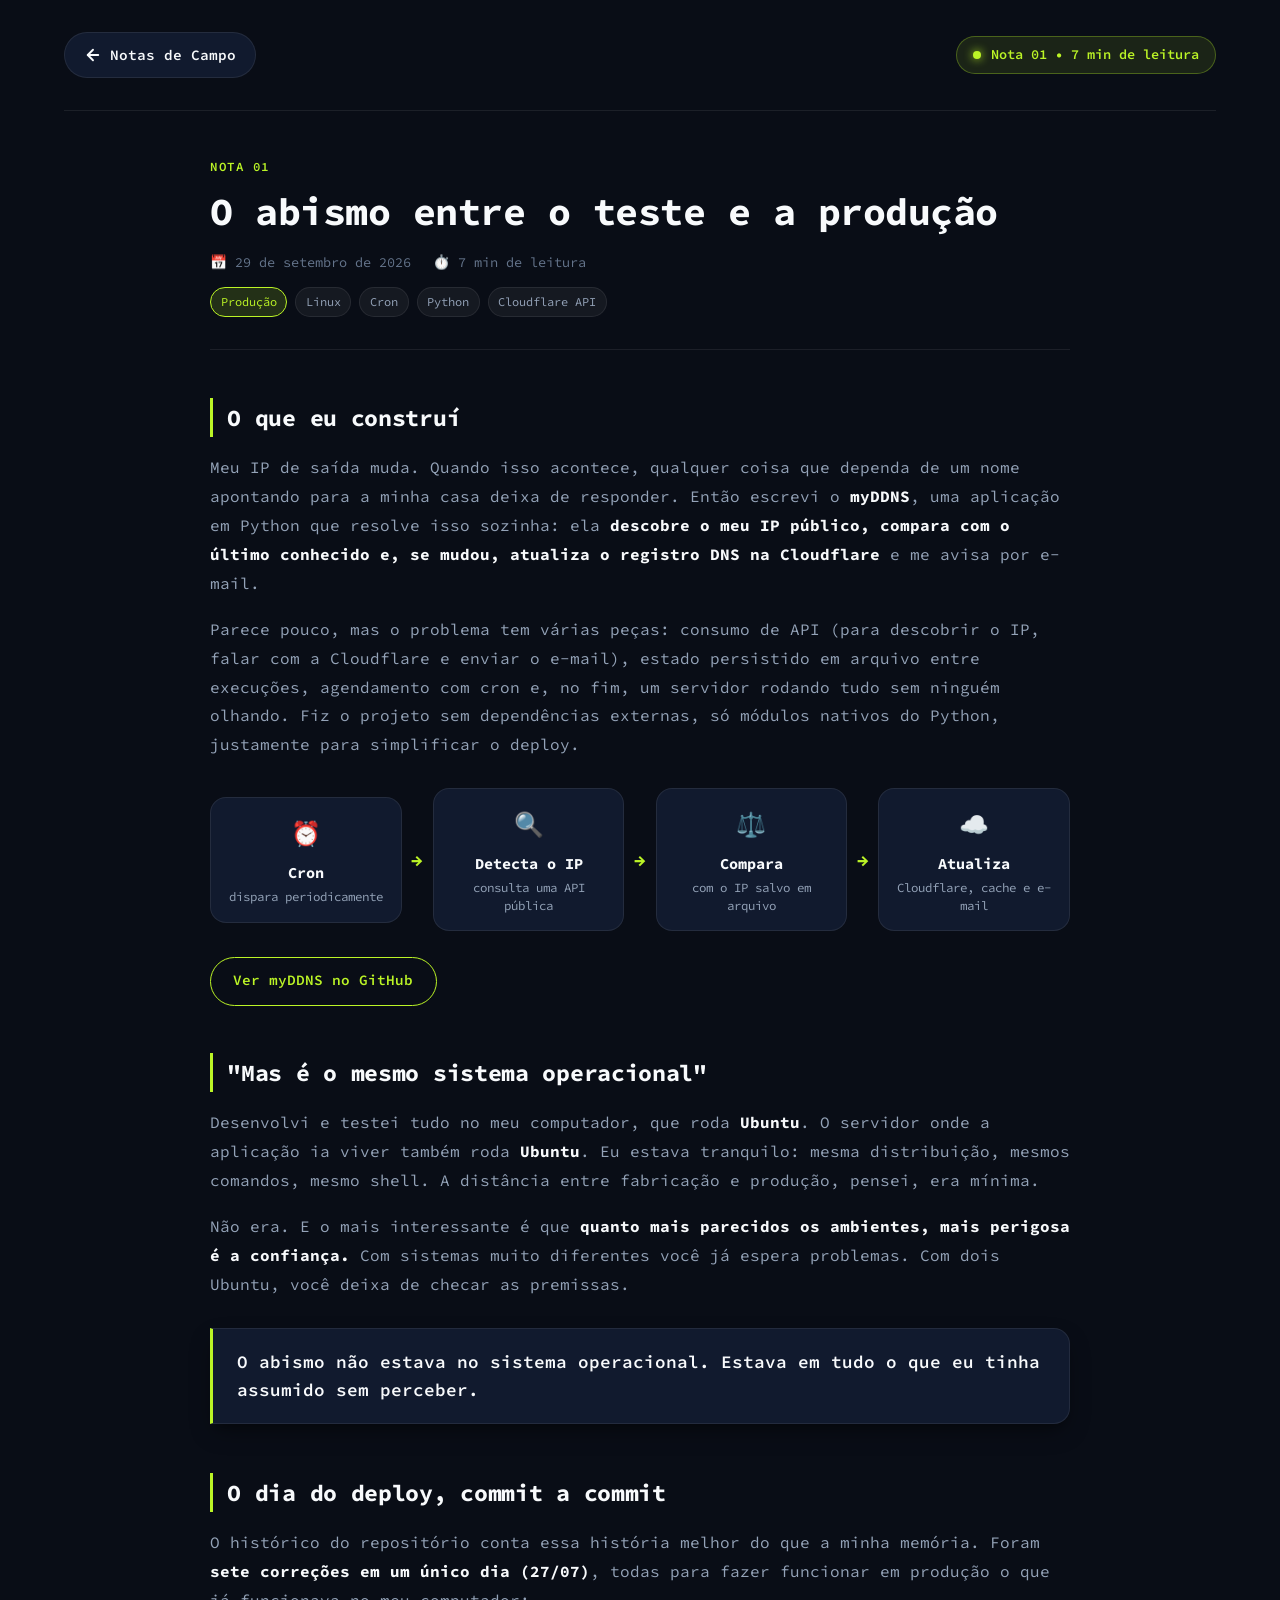
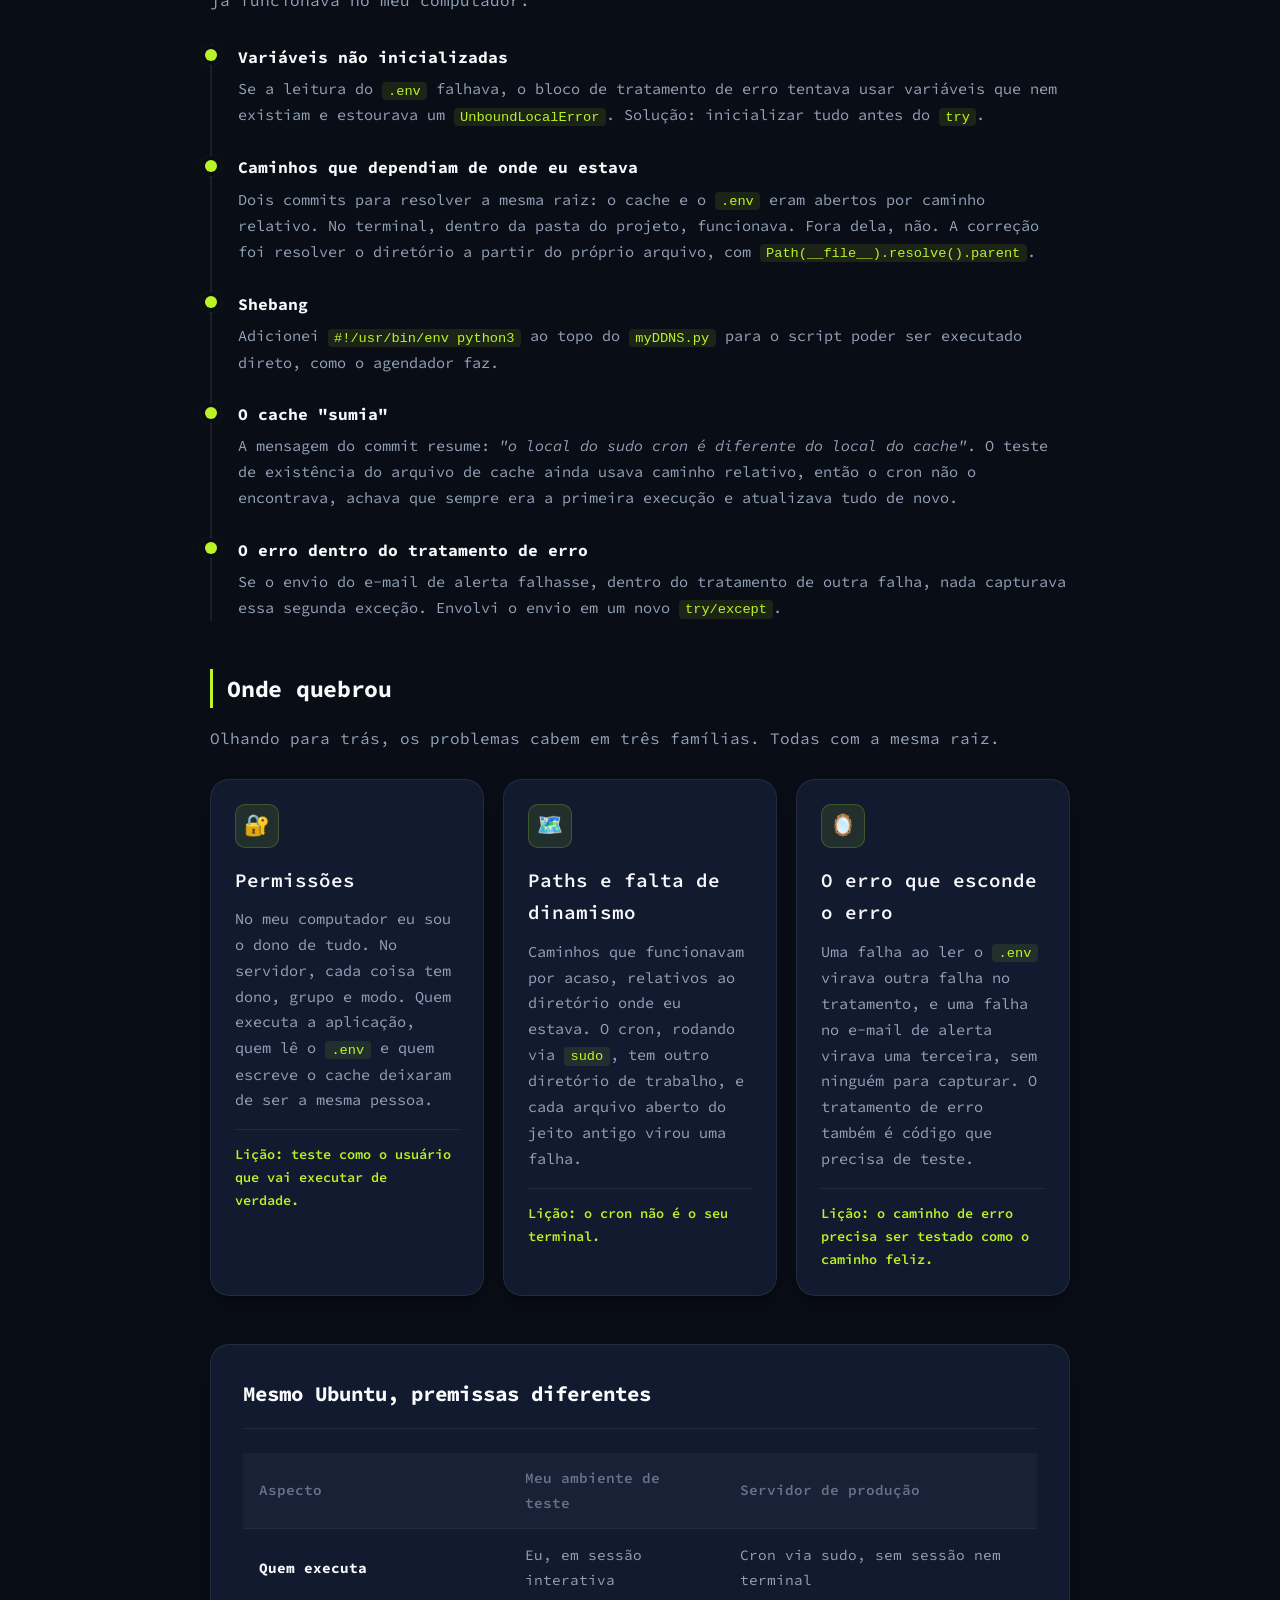
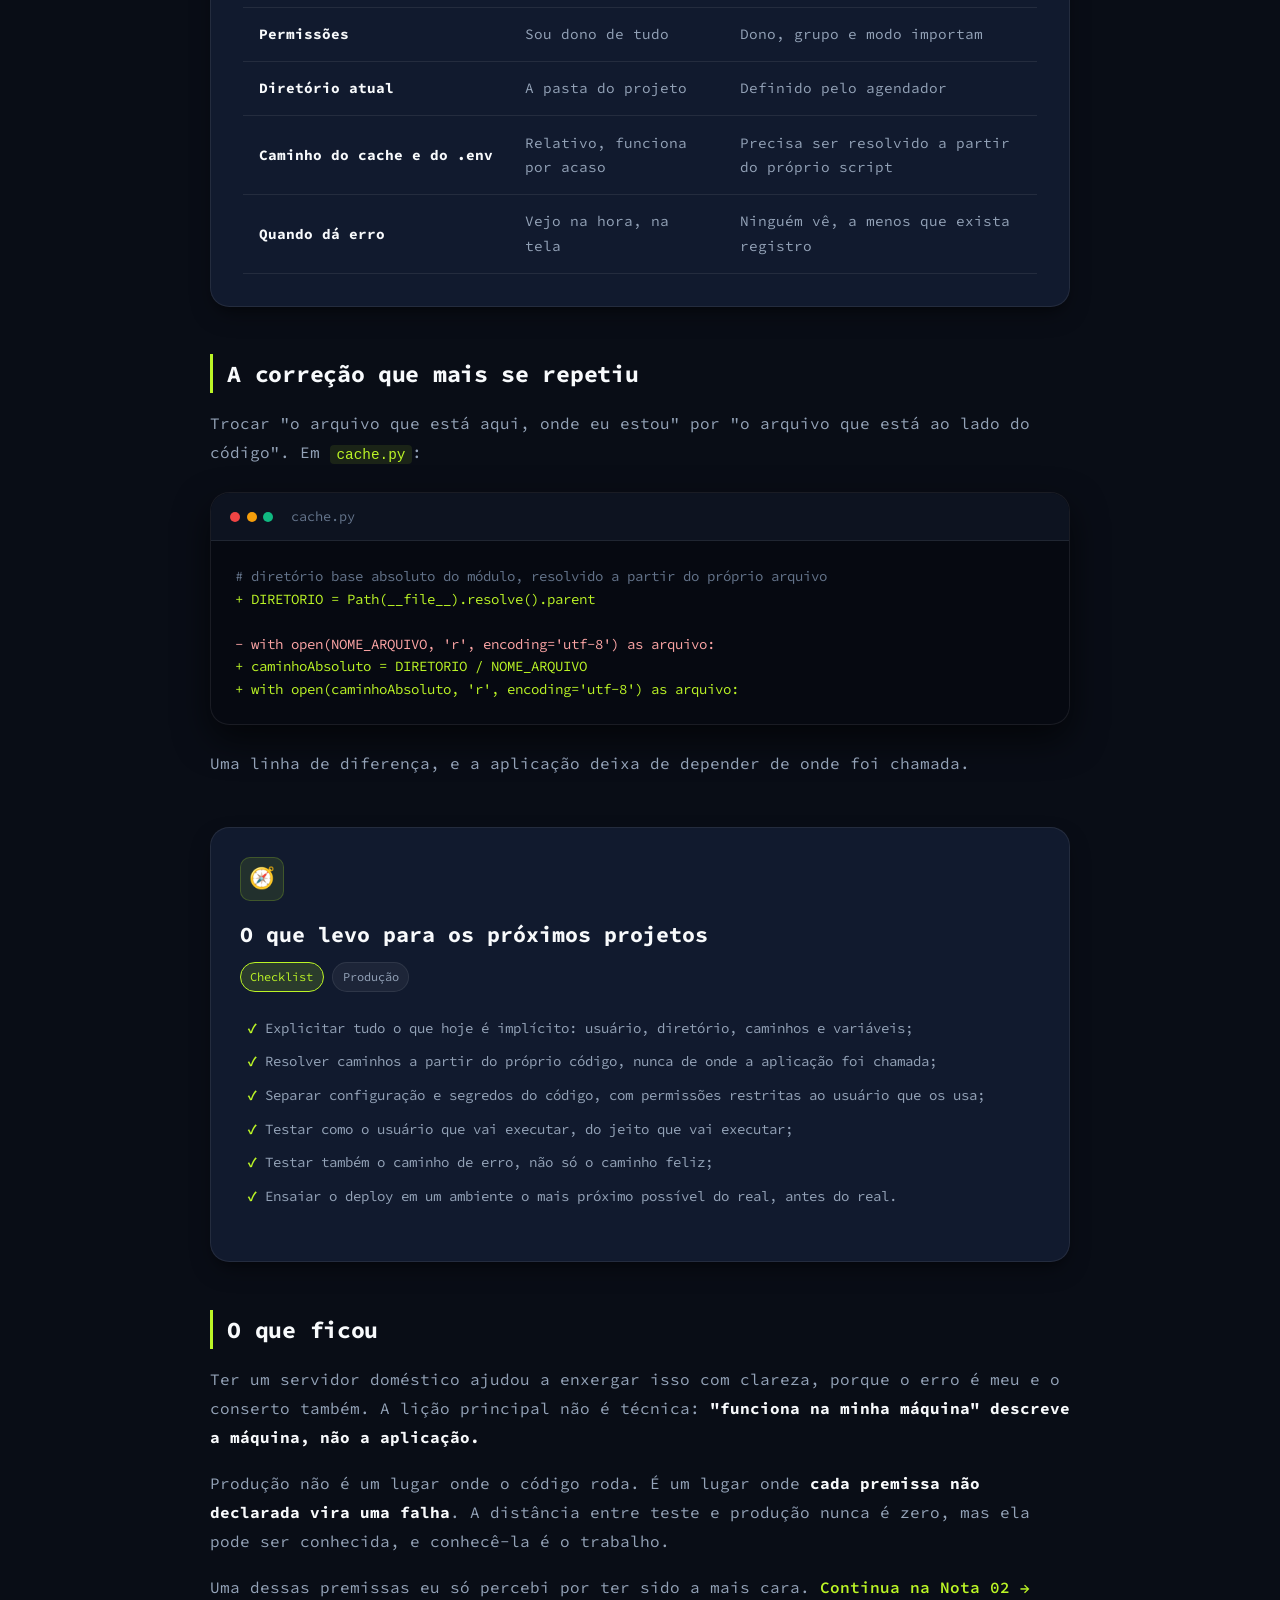
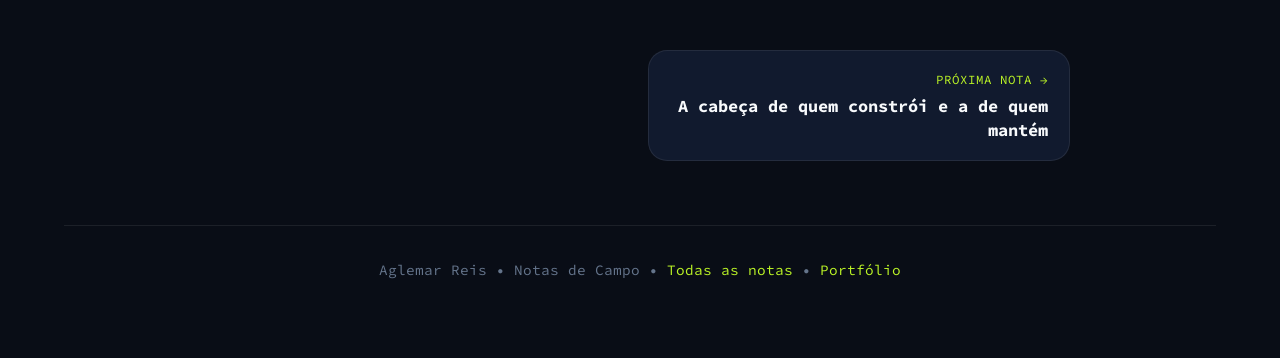
<file: nota-01.html>
<!DOCTYPE html>
<html lang="pt-BR">
<head>
    <meta charset="UTF-8">
    <meta http-equiv="X-UA-Compatible" content="IE=edge">
    <meta name="viewport" content="width=device-width, initial-scale=1.0">
    <meta name="description" content="Nota 01 de Notas de Campo: o que quebrou ao levar o myDDNS do ambiente de teste para o servidor de produção, mesmo com Ubuntu nos dois.">
    <link rel="preconnect" href="https://fonts.googleapis.com">
    <link rel="preconnect" href="https://fonts.gstatic.com" crossorigin>
    <link rel="stylesheet" href="style/main.css">
    <link rel="stylesheet" href="style/agora.css">
    <link rel="stylesheet" href="style/notas.css">
    <title>O abismo entre o teste e a produção | Notas de Campo | Reis A.</title>
    <link rel="icon" type="image/png" href="img/favicon.png">
    <script src="js/main.js" defer></script>
</head>
<body>
<div class="agora-container">

    <!-- Header / Voltar -->
    <header class="agora-header-top">
        <a href="notas.html" class="btn-voltar">
            <svg width="18" height="18" viewBox="0 0 24 24" fill="none" stroke="currentColor" stroke-width="2.5" stroke-linecap="round" stroke-linejoin="round">
                <line x1="19" y1="12" x2="5" y2="12"></line>
                <polyline points="12 19 5 12 12 5"></polyline>
            </svg>
            Notas de Campo
        </a>

        <div class="status-badge">
            <span class="status-dot"></span>
            Nota 01 • 7 min de leitura
        </div>
    </header>

    <article class="nota" id="nota-01">

        <header class="nota-cabecalho reveal">
            <span class="nota-numero">Nota 01</span>
            <h1>O abismo entre o teste e a produção</h1>
            <div class="nota-meta">
                <span>📅 29 de setembro de 2026</span>
                <span>⏱️ 7 min de leitura</span>
            </div>
            <div class="badge-group">
                <span class="badge-pill highlight">Produção</span>
                <span class="badge-pill">Linux</span>
                <span class="badge-pill">Cron</span>
                <span class="badge-pill">Python</span>
                <span class="badge-pill">Cloudflare API</span>
            </div>
        </header>

        <!-- 1. Contexto -->
        <section class="nota-secao reveal">
            <h2>O que eu construí</h2>
            <p>
                Meu IP de saída muda. Quando isso acontece, qualquer coisa que dependa de um nome apontando para a minha casa
                deixa de responder. Então escrevi o <strong>myDDNS</strong>, uma aplicação em Python que resolve isso sozinha:
                ela <strong>descobre o meu IP público, compara com o último conhecido e, se mudou, atualiza o registro DNS
                na Cloudflare</strong> e me avisa por e-mail.
            </p>
            <p>
                Parece pouco, mas o problema tem várias peças: consumo de API (para descobrir o IP, falar com a Cloudflare
                e enviar o e-mail), estado persistido em arquivo entre execuções, agendamento com cron e, no fim, um servidor
                rodando tudo sem ninguém olhando. Fiz o projeto sem dependências externas, só módulos nativos do Python,
                justamente para simplificar o deploy.
            </p>

            <div class="fluxo" aria-label="Fluxo da aplicação">
                <div class="fluxo-passo">
                    <span class="fluxo-icone">⏰</span>
                    <strong>Cron</strong>
                    <small>dispara periodicamente</small>
                </div>
                <span class="fluxo-seta" aria-hidden="true">→</span>
                <div class="fluxo-passo">
                    <span class="fluxo-icone">🔍</span>
                    <strong>Detecta o IP</strong>
                    <small>consulta uma API pública</small>
                </div>
                <span class="fluxo-seta" aria-hidden="true">→</span>
                <div class="fluxo-passo">
                    <span class="fluxo-icone">⚖️</span>
                    <strong>Compara</strong>
                    <small>com o IP salvo em arquivo</small>
                </div>
                <span class="fluxo-seta" aria-hidden="true">→</span>
                <div class="fluxo-passo">
                    <span class="fluxo-icone">☁️</span>
                    <strong>Atualiza</strong>
                    <small>Cloudflare, cache e e-mail</small>
                </div>
            </div>

            <p class="nota-link-wrap">
                <a class="btn-repo" href="https://github.com/ReisAglemar/myDDNS" target="_blank" rel="noopener noreferrer">
                    Ver myDDNS no GitHub
                </a>
            </p>
        </section>

        <!-- 2. Falsa segurança -->
        <section class="nota-secao reveal">
            <h2>"Mas é o mesmo sistema operacional"</h2>
            <p>
                Desenvolvi e testei tudo no meu computador, que roda <strong>Ubuntu</strong>.
                O servidor onde a aplicação ia viver também roda <strong>Ubuntu</strong>.
                Eu estava tranquilo: mesma distribuição, mesmos comandos, mesmo shell. A distância entre fabricação
                e produção, pensei, era mínima.
            </p>
            <p>
                Não era. E o mais interessante é que <strong>quanto mais parecidos os ambientes, mais perigosa é a confiança.</strong>
                Com sistemas muito diferentes você já espera problemas. Com dois Ubuntu, você deixa de checar as premissas.
            </p>

            <blockquote class="nota-destaque">
                O abismo não estava no sistema operacional. Estava em tudo o que eu tinha assumido sem perceber.
            </blockquote>
        </section>

        <!-- 3. Linha do tempo -->
        <section class="nota-secao reveal">
            <h2>O dia do deploy, commit a commit</h2>
            <p>
                O histórico do repositório conta essa história melhor do que a minha memória.
                Foram <strong>sete correções em um único dia (27/07)</strong>, todas para fazer funcionar em produção
                o que já funcionava no meu computador:
            </p>

            <ol class="timeline">
                <li class="timeline-item">
                    <span class="timeline-marca" aria-hidden="true"></span>
                    <span class="timeline-titulo">Variáveis não inicializadas</span>
                    <p>
                        Se a leitura do <code>.env</code> falhava, o bloco de tratamento de erro tentava usar variáveis
                        que nem existiam e estourava um <code>UnboundLocalError</code>. Solução: inicializar tudo antes do <code>try</code>.
                    </p>
                </li>
                <li class="timeline-item">
                    <span class="timeline-marca" aria-hidden="true"></span>
                    <span class="timeline-titulo">Caminhos que dependiam de onde eu estava</span>
                    <p>
                        Dois commits para resolver a mesma raiz: o cache e o <code>.env</code> eram abertos por caminho relativo.
                        No terminal, dentro da pasta do projeto, funcionava. Fora dela, não. A correção foi resolver o
                        diretório a partir do próprio arquivo, com <code>Path(__file__).resolve().parent</code>.
                    </p>
                </li>
                <li class="timeline-item">
                    <span class="timeline-marca" aria-hidden="true"></span>
                    <span class="timeline-titulo">Shebang</span>
                    <p>
                        Adicionei <code>#!/usr/bin/env python3</code> ao topo do <code>myDDNS.py</code> para o script poder ser
                        executado direto, como o agendador faz.
                    </p>
                </li>
                <li class="timeline-item">
                    <span class="timeline-marca" aria-hidden="true"></span>
                    <span class="timeline-titulo">O cache "sumia"</span>
                    <p>
                        A mensagem do commit resume: <em>"o local do sudo cron é diferente do local do cache"</em>.
                        O teste de existência do arquivo de cache ainda usava caminho relativo, então o cron não o encontrava,
                        achava que sempre era a primeira execução e atualizava tudo de novo.
                    </p>
                </li>
                <li class="timeline-item">
                    <span class="timeline-marca" aria-hidden="true"></span>
                    <span class="timeline-titulo">O erro dentro do tratamento de erro</span>
                    <p>
                        Se o envio do e-mail de alerta falhasse, dentro do tratamento de outra falha, nada capturava essa segunda
                        exceção. Envolvi o envio em um novo <code>try/except</code>.
                    </p>
                </li>
            </ol>
        </section>

        <!-- 4. Onde quebrou -->
        <section class="nota-secao reveal">
            <h2>Onde quebrou</h2>
            <p>
                Olhando para trás, os problemas cabem em três famílias. Todas com a mesma raiz.
            </p>

            <div class="problemas">

                <div class="problema-card">
                    <div class="icon-wrapper">🔐</div>
                    <h3>Permissões</h3>
                    <p>
                        No meu computador eu sou o dono de tudo. No servidor, cada coisa tem dono, grupo e modo.
                        Quem executa a aplicação, quem lê o <code>.env</code> e quem escreve o cache
                        deixaram de ser a mesma pessoa.
                    </p>
                    <span class="problema-licao">Lição: teste como o usuário que vai executar de verdade.</span>
                </div>

                <div class="problema-card">
                    <div class="icon-wrapper">🗺️</div>
                    <h3>Paths e falta de dinamismo</h3>
                    <p>
                        Caminhos que funcionavam por acaso, relativos ao diretório onde eu estava. O cron, rodando via
                        <code>sudo</code>, tem outro diretório de trabalho, e cada arquivo aberto do jeito antigo virou uma falha.
                    </p>
                    <span class="problema-licao">Lição: o cron não é o seu terminal.</span>
                </div>

                <div class="problema-card">
                    <div class="icon-wrapper">🪞</div>
                    <h3>O erro que esconde o erro</h3>
                    <p>
                        Uma falha ao ler o <code>.env</code> virava outra falha no tratamento, e uma falha no e-mail de alerta
                        virava uma terceira, sem ninguém para capturar. O tratamento de erro também é código que precisa de teste.
                    </p>
                    <span class="problema-licao">Lição: o caminho de erro precisa ser testado como o caminho feliz.</span>
                </div>

            </div>
        </section>

        <!-- 5. Tabela -->
        <section class="ufw-wrapper reveal">
            <div class="ufw-header">
                <h2>Mesmo Ubuntu, premissas diferentes</h2>
            </div>

            <div class="ufw-table-container">
                <table class="ufw-table">
                    <thead>
                        <tr>
                            <th>Aspecto</th>
                            <th>Meu ambiente de teste</th>
                            <th>Servidor de produção</th>
                        </tr>
                    </thead>
                    <tbody>
                        <tr>
                            <td><strong>Quem executa</strong></td>
                            <td>Eu, em sessão interativa</td>
                            <td>Cron via sudo, sem sessão nem terminal</td>
                        </tr>
                        <tr>
                            <td><strong>Permissões</strong></td>
                            <td>Sou dono de tudo</td>
                            <td>Dono, grupo e modo importam</td>
                        </tr>
                        <tr>
                            <td><strong>Diretório atual</strong></td>
                            <td>A pasta do projeto</td>
                            <td>Definido pelo agendador</td>
                        </tr>
                        <tr>
                            <td><strong>Caminho do cache e do .env</strong></td>
                            <td>Relativo, funciona por acaso</td>
                            <td>Precisa ser resolvido a partir do próprio script</td>
                        </tr>
                        <tr>
                            <td><strong>Quando dá erro</strong></td>
                            <td>Vejo na hora, na tela</td>
                            <td>Ninguém vê, a menos que exista registro</td>
                        </tr>
                    </tbody>
                </table>
            </div>
        </section>

        <!-- 6. Código antes/depois -->
        <section class="nota-secao reveal">
            <h2>A correção que mais se repetiu</h2>
            <p>
                Trocar "o arquivo que está aqui, onde eu estou" por "o arquivo que está ao lado do código". Em <code>cache.py</code>:
            </p>

            <div class="terminal-block">
                <div class="terminal-top-bar">
                    <div class="terminal-dots">
                        <span class="terminal-dot red"></span>
                        <span class="terminal-dot yellow"></span>
                        <span class="terminal-dot green"></span>
                    </div>
                    <span class="terminal-title">cache.py</span>
                </div>
                <div class="terminal-content">
                    <span class="terminal-comentario"># diretório base absoluto do módulo, resolvido a partir do próprio arquivo</span><br>
                    <span class="diff-add">+ DIRETORIO = Path(__file__).resolve().parent</span><br><br>
                    <span class="diff-del">- with open(NOME_ARQUIVO, 'r', encoding='utf-8') as arquivo:</span><br>
                    <span class="diff-add">+ caminhoAbsoluto = DIRETORIO / NOME_ARQUIVO</span><br>
                    <span class="diff-add">+ with open(caminhoAbsoluto, 'r', encoding='utf-8') as arquivo:</span>
                </div>
            </div>

            <p>
                Uma linha de diferença, e a aplicação deixa de depender de onde foi chamada.
            </p>
        </section>

        <!-- 7. O que levo -->
        <section class="detail-card nota-licoes reveal">
            <div class="detail-card-header">
                <div class="icon-wrapper">🧭</div>
                <h2>O que levo para os próximos projetos</h2>
                <div class="badge-group">
                    <span class="badge-pill highlight">Checklist</span>
                    <span class="badge-pill">Produção</span>
                </div>
            </div>
            <div class="detail-card-body">
                <ul>
                    <li>Explicitar tudo o que hoje é implícito: usuário, diretório, caminhos e variáveis;</li>
                    <li>Resolver caminhos a partir do próprio código, nunca de onde a aplicação foi chamada;</li>
                    <li>Separar configuração e segredos do código, com permissões restritas ao usuário que os usa;</li>
                    <li>Testar como o usuário que vai executar, do jeito que vai executar;</li>
                    <li>Testar também o caminho de erro, não só o caminho feliz;</li>
                    <li>Ensaiar o deploy em um ambiente o mais próximo possível do real, antes do real.</li>
                </ul>
            </div>
        </section>

        <!-- 8. Fechamento -->
        <section class="nota-secao reveal">
            <h2>O que ficou</h2>
            <p>
                Ter um servidor doméstico ajudou a enxergar isso com clareza, porque o erro é meu e o conserto também.
                A lição principal não é técnica: <strong>"funciona na minha máquina" descreve a máquina, não a aplicação.</strong>
            </p>
            <p>
                Produção não é um lugar onde o código roda. É um lugar onde <strong>cada premissa não declarada vira uma falha</strong>.
                A distância entre teste e produção nunca é zero, mas ela pode ser conhecida, e conhecê-la é o trabalho.
            </p>
            <p class="nota-continua">
                Uma dessas premissas eu só percebi por ter sido a mais cara. <a href="nota-02.html">Continua na Nota 02 →</a>
            </p>
        </section>

    </article>

    <!-- Navegação entre notas -->
    <nav class="nota-navegacao" aria-label="Navegação entre notas">
        <span></span>
        <a href="nota-02.html" class="nav-proxima">
            <small>Próxima nota →</small>
            <strong>A cabeça de quem constrói e a de quem mantém</strong>
        </a>
    </nav>

    <!-- Footer consistente -->
    <footer class="notas-footer">
        <p>
            Aglemar Reis • Notas de Campo •
            <a href="notas.html">Todas as notas</a> •
            <a href="index.html">Portfólio</a>
        </p>
    </footer>

</div>
</body>
</html>
</file>
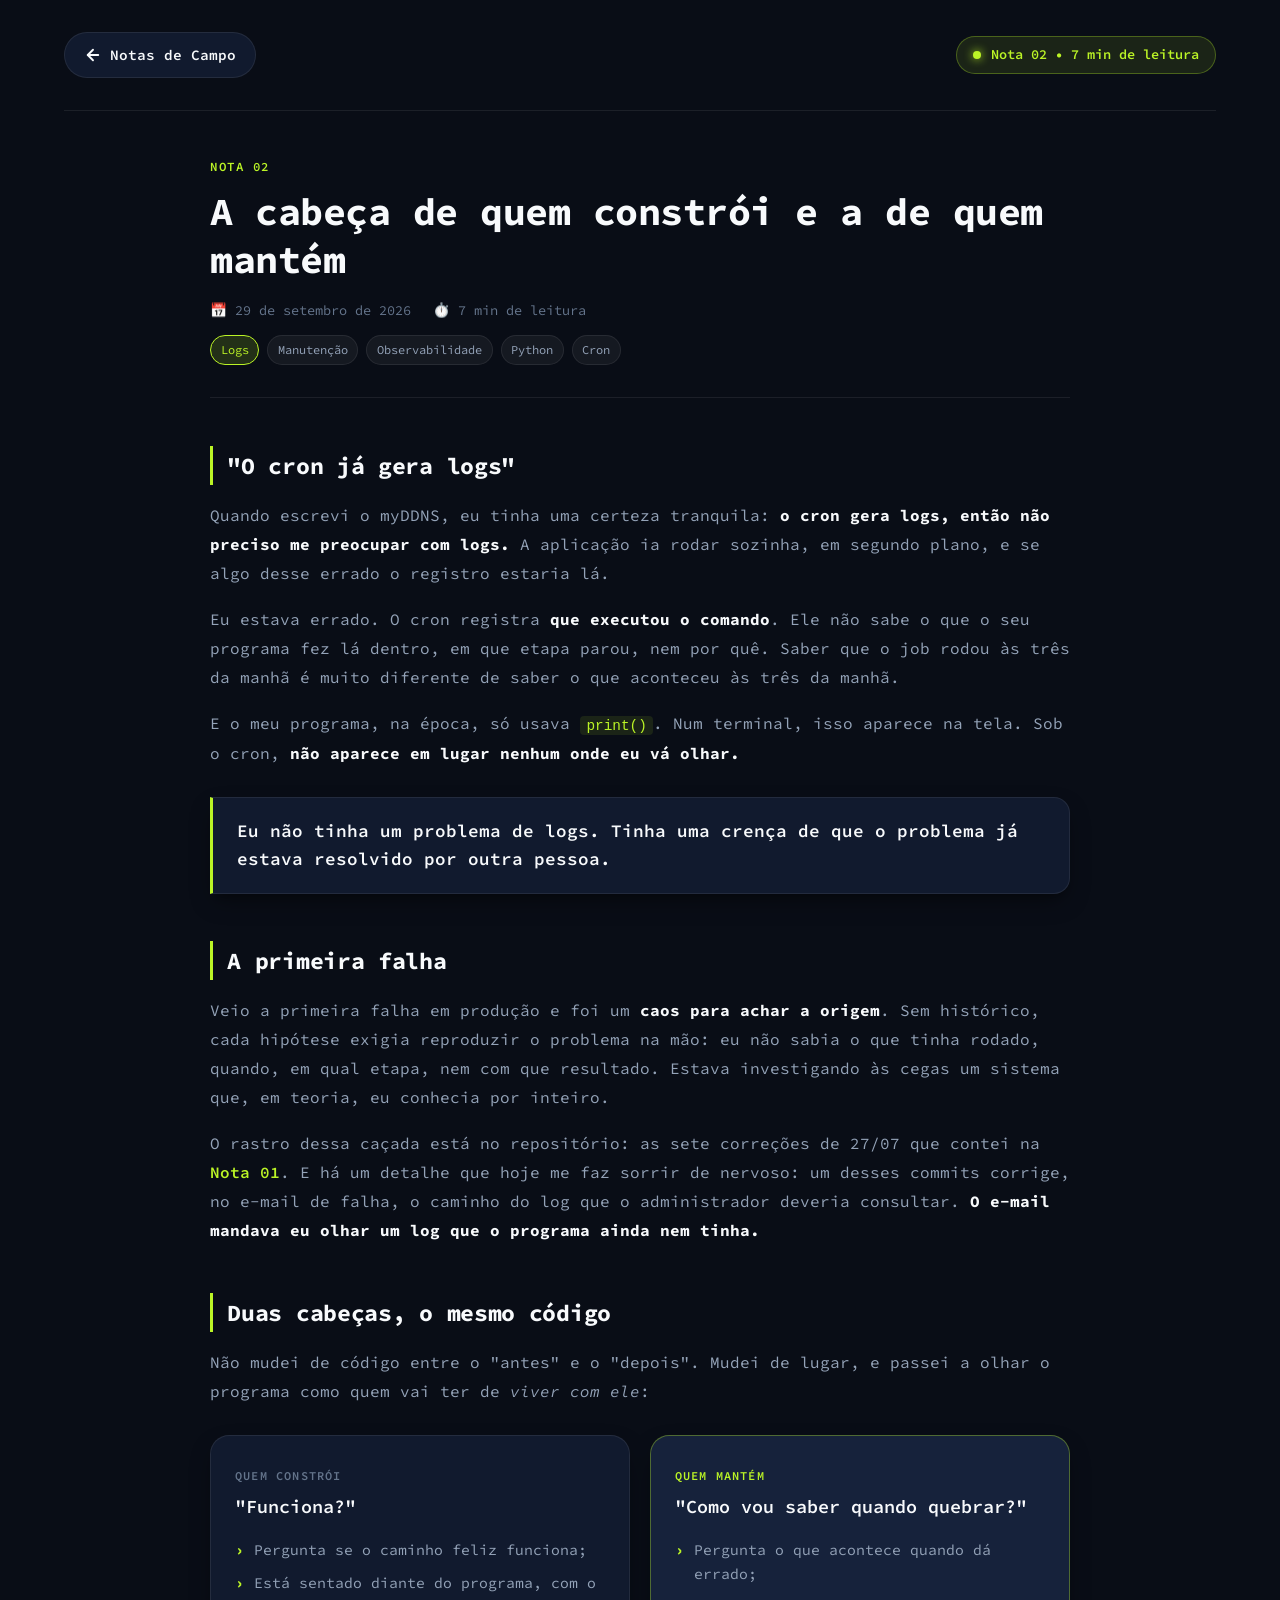
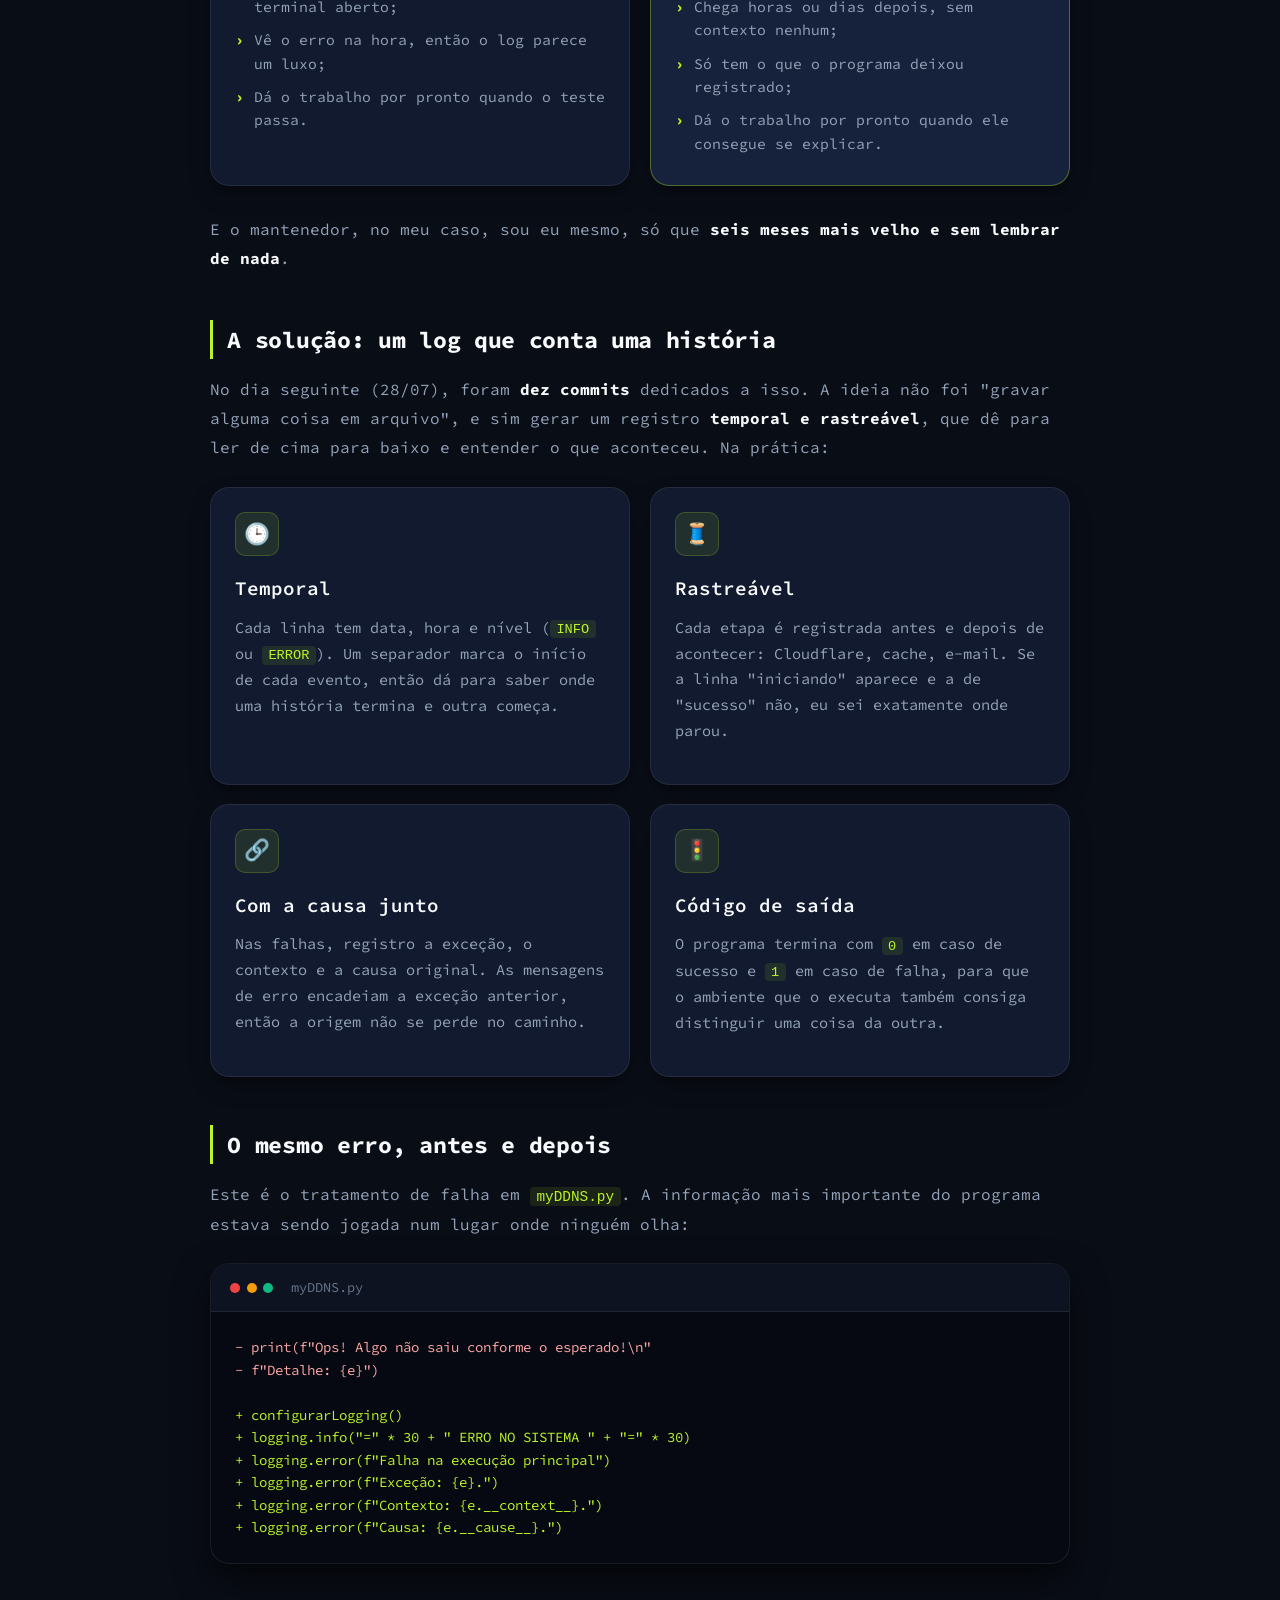
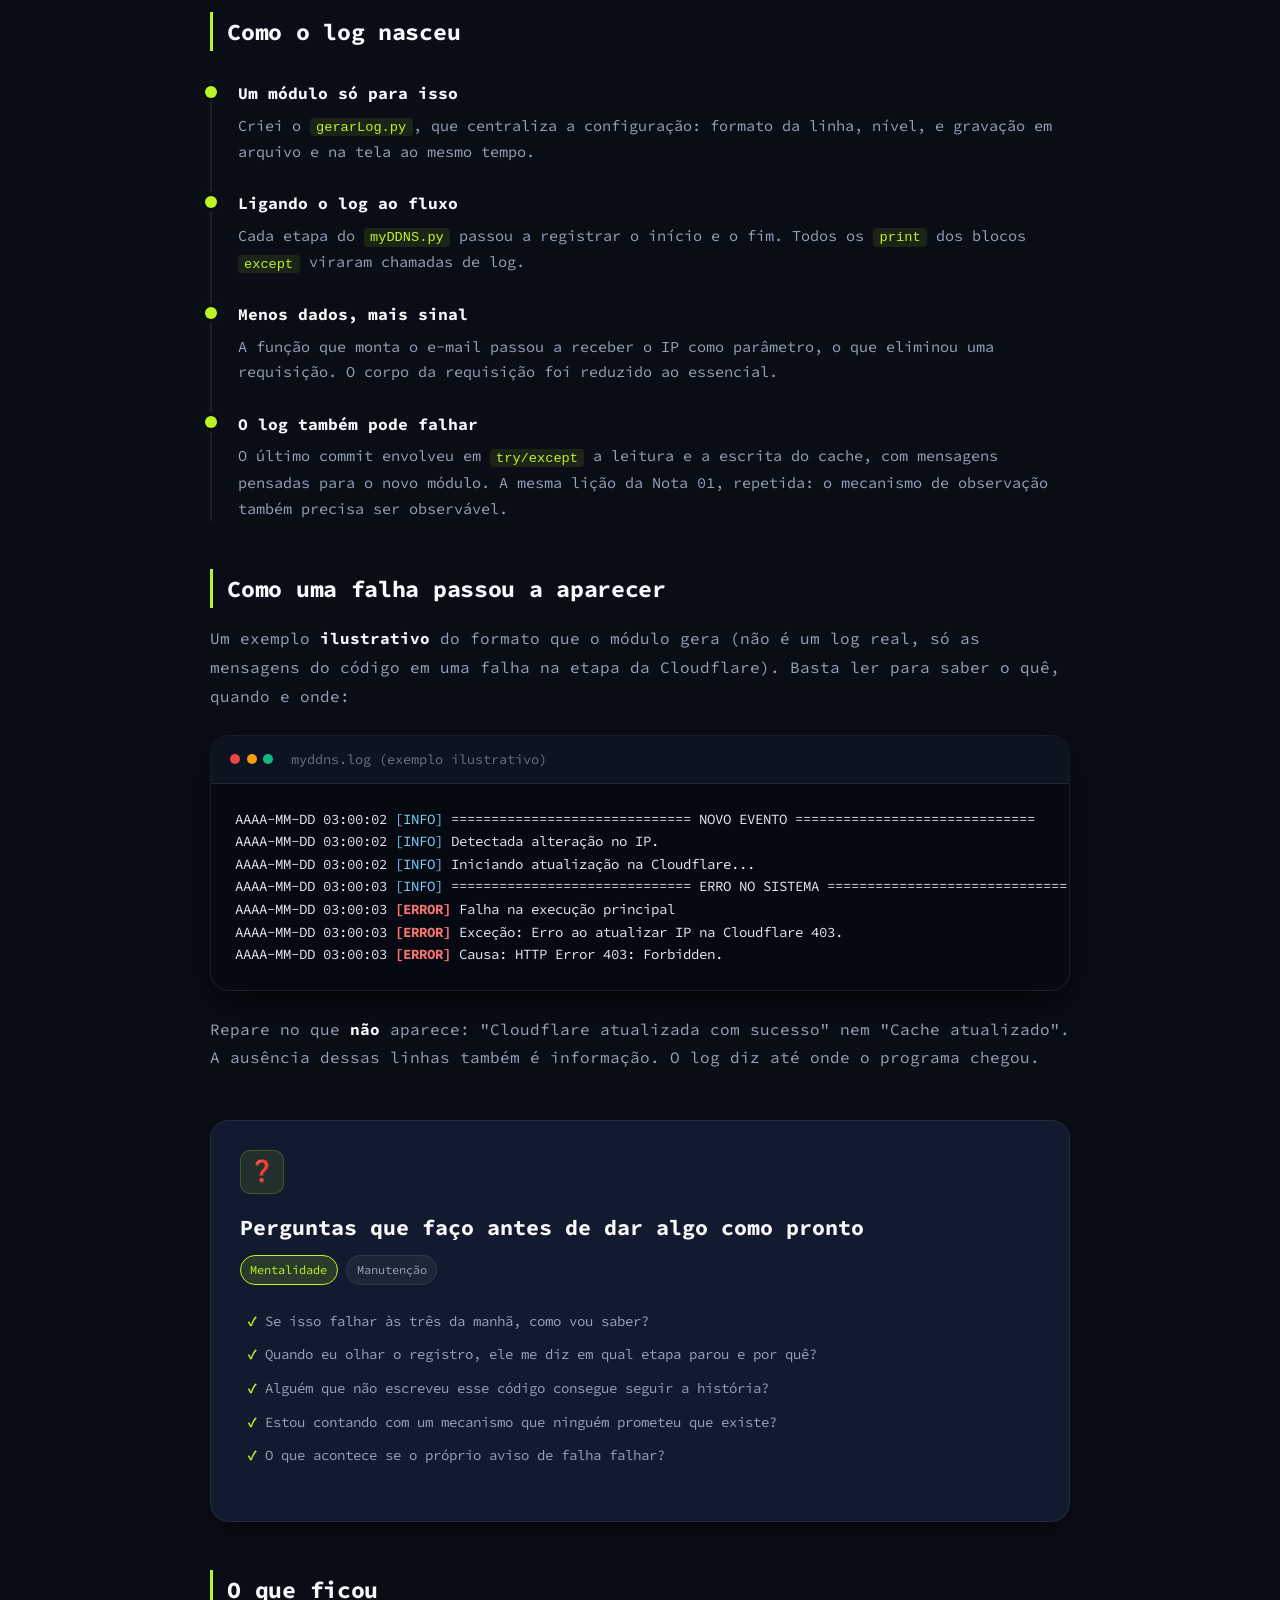
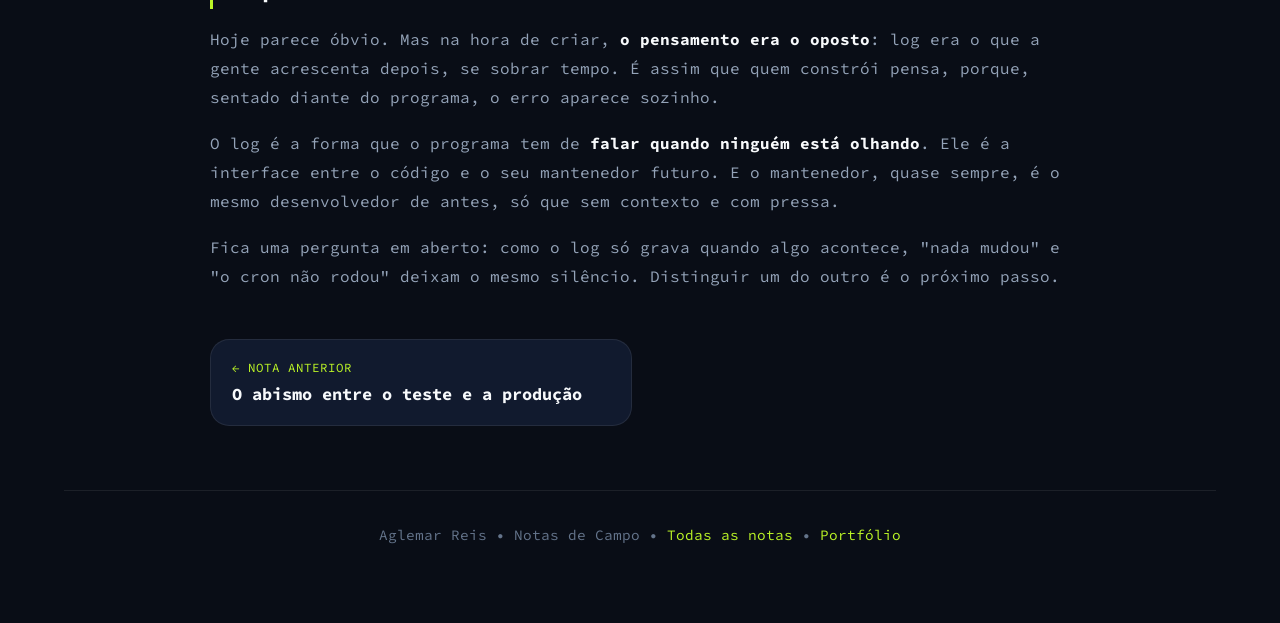
<file: nota-02.html>
<!DOCTYPE html>
<html lang="pt-BR">
<head>
    <meta charset="UTF-8">
    <meta http-equiv="X-UA-Compatible" content="IE=edge">
    <meta name="viewport" content="width=device-width, initial-scale=1.0">
    <meta name="description" content="Nota 02 de Notas de Campo: por que &quot;o cron já gera logs&quot; estava errado e como um log temporal e rastreável mudou a forma de manter o myDDNS.">
    <link rel="preconnect" href="https://fonts.googleapis.com">
    <link rel="preconnect" href="https://fonts.gstatic.com" crossorigin>
    <link rel="stylesheet" href="style/main.css">
    <link rel="stylesheet" href="style/agora.css">
    <link rel="stylesheet" href="style/notas.css">
    <title>A cabeça de quem constrói e a de quem mantém | Notas de Campo | Reis A.</title>
    <link rel="icon" type="image/png" href="img/favicon.png">
    <script src="js/main.js" defer></script>
</head>
<body>
<div class="agora-container">

    <!-- Header / Voltar -->
    <header class="agora-header-top">
        <a href="notas.html" class="btn-voltar">
            <svg width="18" height="18" viewBox="0 0 24 24" fill="none" stroke="currentColor" stroke-width="2.5" stroke-linecap="round" stroke-linejoin="round">
                <line x1="19" y1="12" x2="5" y2="12"></line>
                <polyline points="12 19 5 12 12 5"></polyline>
            </svg>
            Notas de Campo
        </a>

        <div class="status-badge">
            <span class="status-dot"></span>
            Nota 02 • 7 min de leitura
        </div>
    </header>

    <article class="nota" id="nota-02">

        <header class="nota-cabecalho reveal">
            <span class="nota-numero">Nota 02</span>
            <h1>A cabeça de quem constrói e a de quem mantém</h1>
            <div class="nota-meta">
                <span>📅 29 de setembro de 2026</span>
                <span>⏱️ 7 min de leitura</span>
            </div>
            <div class="badge-group">
                <span class="badge-pill highlight">Logs</span>
                <span class="badge-pill">Manutenção</span>
                <span class="badge-pill">Observabilidade</span>
                <span class="badge-pill">Python</span>
                <span class="badge-pill">Cron</span>
            </div>
        </header>

        <!-- 1. O pensamento -->
        <section class="nota-secao reveal">
            <h2>"O cron já gera logs"</h2>
            <p>
                Quando escrevi o myDDNS, eu tinha uma certeza tranquila: <strong>o cron gera logs, então não preciso me
                preocupar com logs.</strong> A aplicação ia rodar sozinha, em segundo plano, e se algo desse errado o
                registro estaria lá.
            </p>
            <p>
                Eu estava errado. O cron registra <strong>que executou o comando</strong>. Ele não sabe o que o seu programa
                fez lá dentro, em que etapa parou, nem por quê. Saber que o job rodou às três da manhã é muito diferente de saber
                o que aconteceu às três da manhã.
            </p>
            <p>
                E o meu programa, na época, só usava <code>print()</code>. Num terminal, isso aparece na tela.
                Sob o cron, <strong>não aparece em lugar nenhum onde eu vá olhar.</strong>
            </p>

            <blockquote class="nota-destaque">
                Eu não tinha um problema de logs. Tinha uma crença de que o problema já estava resolvido por outra pessoa.
            </blockquote>
        </section>

        <!-- 2. A primeira falha -->
        <section class="nota-secao reveal">
            <h2>A primeira falha</h2>
            <p>
                Veio a primeira falha em produção e foi um <strong>caos para achar a origem</strong>. Sem histórico, cada hipótese
                exigia reproduzir o problema na mão: eu não sabia o que tinha rodado, quando, em qual etapa, nem com que resultado.
                Estava investigando às cegas um sistema que, em teoria, eu conhecia por inteiro.
            </p>
            <p>
                O rastro dessa caçada está no repositório: as sete correções de 27/07 que contei na
                <a class="link-nota" href="nota-01.html">Nota 01</a>.
                E há um detalhe que hoje me faz sorrir de nervoso: um desses commits corrige, no e-mail de falha, o caminho do
                log que o administrador deveria consultar. <strong>O e-mail mandava eu olhar um log que o programa ainda nem tinha.</strong>
            </p>
        </section>

        <!-- 3. Duas cabeças -->
        <section class="nota-secao reveal">
            <h2>Duas cabeças, o mesmo código</h2>
            <p>
                Não mudei de código entre o "antes" e o "depois". Mudei de lugar, e passei a olhar o programa como
                quem vai ter de <em>viver com ele</em>:
            </p>

            <div class="duas-cabecas">
                <div class="cabeca-card cabeca-constroi">
                    <span class="cabeca-tag">Quem constrói</span>
                    <h3>"Funciona?"</h3>
                    <ul>
                        <li>Pergunta se o caminho feliz funciona;</li>
                        <li>Está sentado diante do programa, com o terminal aberto;</li>
                        <li>Vê o erro na hora, então o log parece um luxo;</li>
                        <li>Dá o trabalho por pronto quando o teste passa.</li>
                    </ul>
                </div>

                <div class="cabeca-card cabeca-mantem">
                    <span class="cabeca-tag">Quem mantém</span>
                    <h3>"Como vou saber quando quebrar?"</h3>
                    <ul>
                        <li>Pergunta o que acontece quando dá errado;</li>
                        <li>Chega horas ou dias depois, sem contexto nenhum;</li>
                        <li>Só tem o que o programa deixou registrado;</li>
                        <li>Dá o trabalho por pronto quando ele consegue se explicar.</li>
                    </ul>
                </div>
            </div>

            <p>
                E o mantenedor, no meu caso, sou eu mesmo, só que <strong>seis meses mais velho e sem lembrar de nada</strong>.
            </p>
        </section>

        <!-- 4. O que fiz -->
        <section class="nota-secao reveal">
            <h2>A solução: um log que conta uma história</h2>
            <p>
                No dia seguinte (28/07), foram <strong>dez commits</strong> dedicados a isso. A ideia não foi "gravar
                alguma coisa em arquivo", e sim gerar um registro <strong>temporal e rastreável</strong>, que dê para ler de cima para baixo
                e entender o que aconteceu. Na prática:
            </p>

            <div class="problemas problemas-2">
                <div class="problema-card">
                    <div class="icon-wrapper">🕒</div>
                    <h3>Temporal</h3>
                    <p>
                        Cada linha tem data, hora e nível (<code>INFO</code> ou <code>ERROR</code>).
                        Um separador marca o início de cada evento, então dá para saber onde uma história termina e outra começa.
                    </p>
                </div>

                <div class="problema-card">
                    <div class="icon-wrapper">🧵</div>
                    <h3>Rastreável</h3>
                    <p>
                        Cada etapa é registrada antes e depois de acontecer: Cloudflare, cache, e-mail.
                        Se a linha "iniciando" aparece e a de "sucesso" não, eu sei exatamente onde parou.
                    </p>
                </div>

                <div class="problema-card">
                    <div class="icon-wrapper">🔗</div>
                    <h3>Com a causa junto</h3>
                    <p>
                        Nas falhas, registro a exceção, o contexto e a causa original.
                        As mensagens de erro encadeiam a exceção anterior, então a origem não se perde no caminho.
                    </p>
                </div>

                <div class="problema-card">
                    <div class="icon-wrapper">🚦</div>
                    <h3>Código de saída</h3>
                    <p>
                        O programa termina com <code>0</code> em caso de sucesso e <code>1</code> em caso de falha,
                        para que o ambiente que o executa também consiga distinguir uma coisa da outra.
                    </p>
                </div>
            </div>
        </section>

        <!-- 5. Antes e depois -->
        <section class="nota-secao reveal">
            <h2>O mesmo erro, antes e depois</h2>
            <p>
                Este é o tratamento de falha em <code>myDDNS.py</code>. A informação mais importante do programa
                estava sendo jogada num lugar onde ninguém olha:
            </p>

            <div class="terminal-block">
                <div class="terminal-top-bar">
                    <div class="terminal-dots">
                        <span class="terminal-dot red"></span>
                        <span class="terminal-dot yellow"></span>
                        <span class="terminal-dot green"></span>
                    </div>
                    <span class="terminal-title">myDDNS.py</span>
                </div>
                <div class="terminal-content">
                    <span class="diff-del">- print(f"Ops! Algo não saiu conforme o esperado!\n"</span><br>
                    <span class="diff-del">-       f"Detalhe: {e}")</span><br><br>
                    <span class="diff-add">+ configurarLogging()</span><br>
                    <span class="diff-add">+ logging.info("=" * 30 + " ERRO NO SISTEMA " + "=" * 30)</span><br>
                    <span class="diff-add">+ logging.error(f"Falha na execução principal")</span><br>
                    <span class="diff-add">+ logging.error(f"Exceção: {e}.")</span><br>
                    <span class="diff-add">+ logging.error(f"Contexto: {e.__context__}.")</span><br>
                    <span class="diff-add">+ logging.error(f"Causa: {e.__cause__}.")</span>
                </div>
            </div>
        </section>

        <!-- 6. Linha do tempo -->
        <section class="nota-secao reveal">
            <h2>Como o log nasceu</h2>

            <ol class="timeline">
                <li class="timeline-item">
                    <span class="timeline-marca" aria-hidden="true"></span>
                    <span class="timeline-titulo">Um módulo só para isso</span>
                    <p>
                        Criei o <code>gerarLog.py</code>, que centraliza a configuração: formato da linha, nível, e gravação
                        em arquivo e na tela ao mesmo tempo.
                    </p>
                </li>
                <li class="timeline-item">
                    <span class="timeline-marca" aria-hidden="true"></span>
                    <span class="timeline-titulo">Ligando o log ao fluxo</span>
                    <p>
                        Cada etapa do <code>myDDNS.py</code> passou a registrar o início e o fim. Todos os
                        <code>print</code> dos blocos <code>except</code> viraram chamadas de log.
                    </p>
                </li>
                <li class="timeline-item">
                    <span class="timeline-marca" aria-hidden="true"></span>
                    <span class="timeline-titulo">Menos dados, mais sinal</span>
                    <p>
                        A função que monta o e-mail passou a receber o IP como parâmetro, o que eliminou uma requisição.
                        O corpo da requisição foi reduzido ao essencial.
                    </p>
                </li>
                <li class="timeline-item">
                    <span class="timeline-marca" aria-hidden="true"></span>
                    <span class="timeline-titulo">O log também pode falhar</span>
                    <p>
                        O último commit envolveu em <code>try/except</code> a leitura e a escrita do cache, com mensagens
                        pensadas para o novo módulo. A mesma lição da Nota 01, repetida: o mecanismo de observação também precisa ser observável.
                    </p>
                </li>
            </ol>
        </section>

        <!-- 7. Exemplo de log -->
        <section class="nota-secao reveal">
            <h2>Como uma falha passou a aparecer</h2>
            <p>
                Um exemplo <strong>ilustrativo</strong> do formato que o módulo gera (não é um log real, só as mensagens do código
                em uma falha na etapa da Cloudflare). Basta ler para saber o quê, quando e onde:
            </p>

            <div class="terminal-block">
                <div class="terminal-top-bar">
                    <div class="terminal-dots">
                        <span class="terminal-dot red"></span>
                        <span class="terminal-dot yellow"></span>
                        <span class="terminal-dot green"></span>
                    </div>
                    <span class="terminal-title">myddns.log (exemplo ilustrativo)</span>
                </div>
                <div class="terminal-content">
                    AAAA-MM-DD 03:00:02 <span class="log-info">[INFO]</span> ============================== NOVO EVENTO ==============================<br>
                    AAAA-MM-DD 03:00:02 <span class="log-info">[INFO]</span> Detectada alteração no IP.<br>
                    AAAA-MM-DD 03:00:02 <span class="log-info">[INFO]</span> Iniciando atualização na Cloudflare...<br>
                    AAAA-MM-DD 03:00:03 <span class="log-info">[INFO]</span> ============================== ERRO NO SISTEMA ==============================<br>
                    AAAA-MM-DD 03:00:03 <span class="log-error">[ERROR]</span> Falha na execução principal<br>
                    AAAA-MM-DD 03:00:03 <span class="log-error">[ERROR]</span> Exceção: Erro ao atualizar IP na Cloudflare 403.<br>
                    AAAA-MM-DD 03:00:03 <span class="log-error">[ERROR]</span> Causa: HTTP Error 403: Forbidden.
                </div>
            </div>

            <p>
                Repare no que <strong>não</strong> aparece: "Cloudflare atualizada com sucesso" nem "Cache atualizado".
                A ausência dessas linhas também é informação. O log diz até onde o programa chegou.
            </p>
        </section>

        <!-- 8. Perguntas -->
        <section class="detail-card nota-licoes reveal">
            <div class="detail-card-header">
                <div class="icon-wrapper">❓</div>
                <h2>Perguntas que faço antes de dar algo como pronto</h2>
                <div class="badge-group">
                    <span class="badge-pill highlight">Mentalidade</span>
                    <span class="badge-pill">Manutenção</span>
                </div>
            </div>
            <div class="detail-card-body">
                <ul>
                    <li>Se isso falhar às três da manhã, como vou saber?</li>
                    <li>Quando eu olhar o registro, ele me diz em qual etapa parou e por quê?</li>
                    <li>Alguém que não escreveu esse código consegue seguir a história?</li>
                    <li>Estou contando com um mecanismo que ninguém prometeu que existe?</li>
                    <li>O que acontece se o próprio aviso de falha falhar?</li>
                </ul>
            </div>
        </section>

        <!-- 9. Fechamento -->
        <section class="nota-secao reveal">
            <h2>O que ficou</h2>
            <p>
                Hoje parece óbvio. Mas na hora de criar, <strong>o pensamento era o oposto</strong>: log era o que a gente
                acrescenta depois, se sobrar tempo. É assim que quem constrói pensa, porque, sentado diante do programa, o erro
                aparece sozinho.
            </p>
            <p>
                O log é a forma que o programa tem de <strong>falar quando ninguém está olhando</strong>. Ele é a interface entre o
                código e o seu mantenedor futuro. E o mantenedor, quase sempre, é o mesmo desenvolvedor de antes, só que sem contexto e com pressa.
            </p>
            <p>
                Fica uma pergunta em aberto: como o log só grava quando algo acontece, "nada mudou" e "o cron não rodou"
                deixam o mesmo silêncio. Distinguir um do outro é o próximo passo.
            </p>
        </section>

    </article>

    <!-- Navegação entre notas -->
    <nav class="nota-navegacao" aria-label="Navegação entre notas">
        <a href="nota-01.html" class="nav-anterior">
            <small>← Nota anterior</small>
            <strong>O abismo entre o teste e a produção</strong>
        </a>
        <span></span>
    </nav>

    <!-- Footer consistente -->
    <footer class="notas-footer">
        <p>
            Aglemar Reis • Notas de Campo •
            <a href="notas.html">Todas as notas</a> •
            <a href="index.html">Portfólio</a>
        </p>
    </footer>

</div>
</body>
</html>
</file>
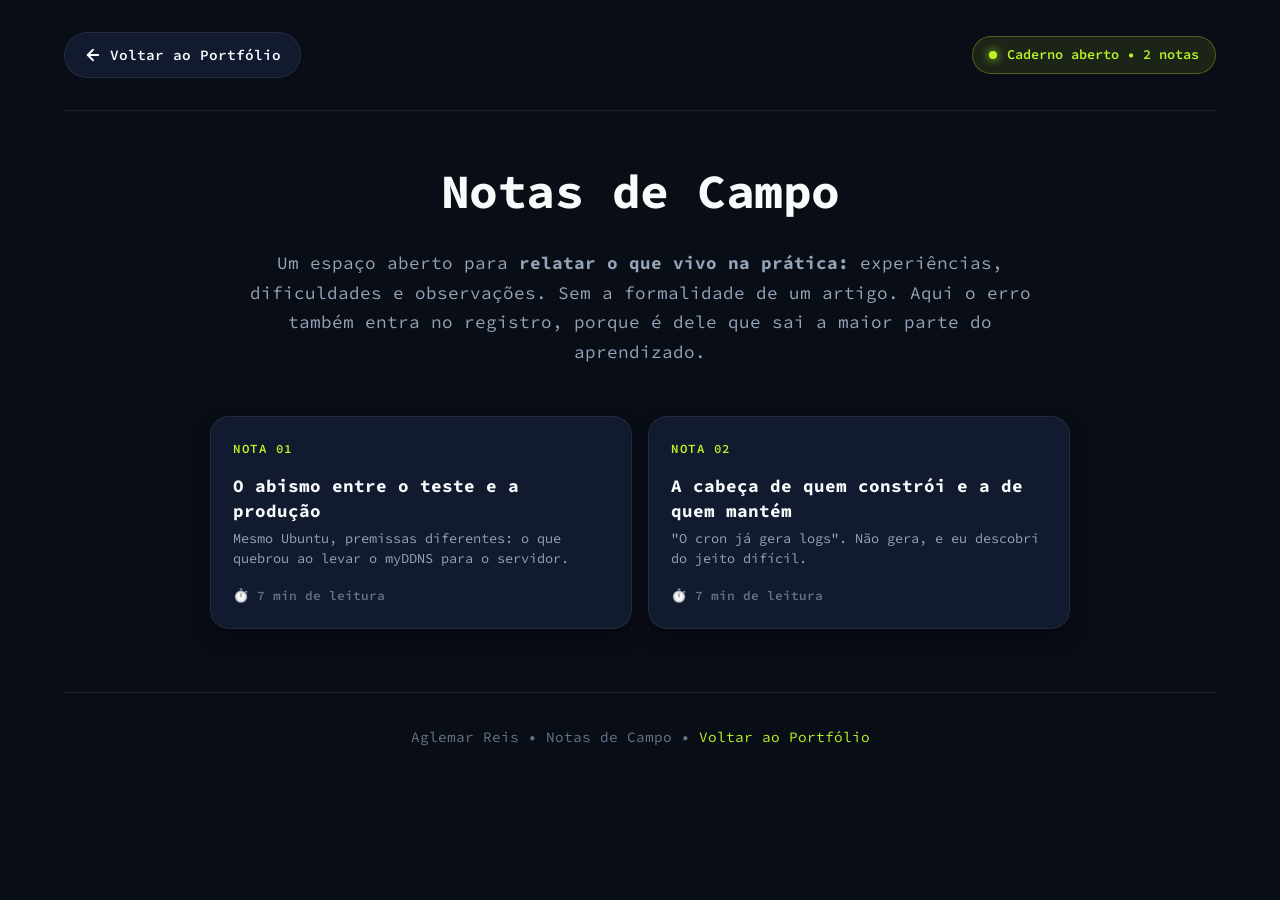
<file: notas.html>
<!DOCTYPE html>
<html lang="pt-BR">
<head>
    <meta charset="UTF-8">
    <meta http-equiv="X-UA-Compatible" content="IE=edge">
    <meta name="viewport" content="width=device-width, initial-scale=1.0">
    <meta name="description" content="Notas de Campo: relatos de experiências, dificuldades e observações de Aglemar Reis.">
    <link rel="preconnect" href="https://fonts.googleapis.com">
    <link rel="preconnect" href="https://fonts.gstatic.com" crossorigin>
    <link rel="stylesheet" href="style/main.css">
    <link rel="stylesheet" href="style/agora.css">
    <link rel="stylesheet" href="style/notas.css">
    <title>Notas de Campo | Reis A.</title>
    <link rel="icon" type="image/png" href="img/favicon.png">
    <script src="js/main.js" defer></script>
</head>
<body>
<div class="agora-container">

    <!-- Header / Voltar -->
    <header class="agora-header-top">
        <a href="index.html" class="btn-voltar">
            <svg width="18" height="18" viewBox="0 0 24 24" fill="none" stroke="currentColor" stroke-width="2.5" stroke-linecap="round" stroke-linejoin="round">
                <line x1="19" y1="12" x2="5" y2="12"></line>
                <polyline points="12 19 5 12 12 5"></polyline>
            </svg>
            Voltar ao Portfólio
        </a>

        <div class="status-badge">
            <span class="status-dot"></span>
            Caderno aberto • 2 notas
        </div>
    </header>

    <!-- Hero -->
    <section class="agora-hero reveal">
        <h1>Notas de Campo</h1>
        <p class="agora-subtitle">
            Um espaço aberto para <strong>relatar o que vivo na prática:</strong> experiências, dificuldades e observações.
            Sem a formalidade de um artigo. Aqui o erro também entra no registro, porque é dele que sai a maior parte do aprendizado.
        </p>
    </section>

    <!-- Índice das notas -->
    <nav class="notas-indice reveal" aria-label="Índice das notas">
        <a href="nota-01.html" class="indice-item">
            <span class="nota-numero">Nota 01</span>
            <strong>O abismo entre o teste e a produção</strong>
            <small>Mesmo Ubuntu, premissas diferentes: o que quebrou ao levar o myDDNS para o servidor.</small>
            <span class="indice-tempo">⏱️ 7 min de leitura</span>
        </a>
        <a href="nota-02.html" class="indice-item">
            <span class="nota-numero">Nota 02</span>
            <strong>A cabeça de quem constrói e a de quem mantém</strong>
            <small>"O cron já gera logs". Não gera, e eu descobri do jeito difícil.</small>
            <span class="indice-tempo">⏱️ 7 min de leitura</span>
        </a>
    </nav>

    <!-- Footer consistente -->
    <footer class="notas-footer">
        <p>
            Aglemar Reis • Notas de Campo •
            <a href="index.html">Voltar ao Portfólio</a>
        </p>
    </footer>

</div>
</body>
</html>
</file>
<file: style/main.css>
@import url('https://fonts.googleapis.com/css2?family=Source+Code+Pro:ital,wght@0,200..900;1,200..900&display=swap');

@import "reset.css";
@import "variaveis.css";
@import "layout.css";
@import "componentes.css";
@import "animacoes.css";
@import "responsivo768px.css";
@import "responsivo1024px.css";
</file>
<file: style/agora.css>
/*==================================================
   ESTILOS EXCLUSIVOS - PÁGINA AGORA (/now & HOMELAB)
  ==================================================*/

.agora-container {
    max-width: 1200px;
    margin: 0 auto;
    padding: 2rem 1.5rem 5rem;
}

/* Header & Voltar */
.agora-header-top {
    display: flex;
    justify-content: space-between;
    align-items: center;
    padding-bottom: 2rem;
    border-bottom: 1px solid var(--borda-card);
    margin-bottom: 2.5rem;
    flex-wrap: wrap;
    gap: 1rem;
}

.btn-voltar {
    display: inline-flex;
    align-items: center;
    gap: 0.5rem;
    padding: 0.6rem 1.2rem;
    background-color: var(--fundo-card);
    color: var(--cor-texto-claro);
    border: 1px solid var(--borda-card);
    border-radius: 9999px;
    text-decoration: none;
    font-size: 0.9rem;
    font-weight: var(--peso-botoes);
    transition: var(--transicao-fluida);
}

.btn-voltar:hover {
    border-color: var(--destaque-botao);
    color: var(--destaque-botao);
    transform: translateX(-4px);
    box-shadow: 0 0 15px var(--destaque-glow);
}

/* Badge de Status Ativo */
.status-badge {
    display: inline-flex;
    align-items: center;
    gap: 0.6rem;
    padding: 0.4rem 1rem;
    border-radius: 9999px;
    background: rgba(187, 244, 38, 0.1);
    border: 1px solid rgba(187, 244, 38, 0.3);
    color: var(--destaque-botao);
    font-size: 0.85rem;
    font-weight: var(--peso-botoes);
}

.status-dot {
    width: 8px;
    height: 8px;
    background-color: var(--destaque-botao);
    border-radius: 50%;
    box-shadow: 0 0 10px var(--destaque-botao);
    animation: statusPulse 2s infinite ease-in-out;
}

@keyframes statusPulse {
    0%, 100% {
        transform: scale(1);
        opacity: 1;
    }
    50% {
        transform: scale(1.4);
        opacity: 0.5;
    }
}

/* Hero Section Agora */
.agora-hero {
    text-align: center;
    margin-bottom: 3rem;
}

.agora-hero h1 {
    font-size: clamp(2rem, 5vw, 3rem);
    color: var(--cor-texto-claro);
    margin-bottom: 1rem;
    letter-spacing: -0.5px;
}

.agora-hero .agora-subtitle {
    color: var(--cor-texto-secundario);
    max-width: 820px;
    margin: 0 auto;
    font-size: 1.1rem;
    line-height: 1.7;
}

/* Specs Bar (Hardware & SO) */
.specs-grid {
    display: grid;
    grid-template-columns: repeat(auto-fit, minmax(220px, 1fr));
    gap: 1rem;
    margin-bottom: 3.5rem;
}

.spec-item {
    background: var(--fundo-card);
    border: 1px solid var(--borda-card);
    border-radius: 1rem;
    padding: 1.2rem;
    transition: var(--transicao-fluida);
}

.spec-item:hover {
    border-color: var(--borda-card-hover);
    transform: translateY(-2px);
    box-shadow: var(--sombra-card);
}

.spec-label {
    display: block;
    font-size: 0.78rem;
    text-transform: uppercase;
    letter-spacing: 1px;
    color: var(--cor-texto-muted);
    margin-bottom: 0.3rem;
}

.spec-value {
    display: block;
    font-size: 1.05rem;
    font-weight: var(--peso-titulo);
    color: var(--destaque-botao);
}

.spec-desc {
    display: block;
    font-size: 0.82rem;
    color: var(--cor-texto-secundario);
    margin-top: 0.3rem;
}

/* Arquitetura Gráfica do Servidor (Homelab Blueprint) */
.blueprint-wrapper {
    background: linear-gradient(145deg, var(--fundo-card) 0%, rgba(15, 23, 42, 0.95) 100%);
    border: 1px solid var(--borda-card);
    border-radius: 1.5rem;
    padding: 2rem;
    margin-bottom: 4rem;
    box-shadow: var(--sombra-card);
}

.blueprint-header {
    text-align: center;
    margin-bottom: 2.5rem;
}

.blueprint-header h2 {
    color: var(--cor-texto-claro);
    font-size: 1.6rem;
    margin-bottom: 0.5rem;
}

.blueprint-header p {
    color: var(--cor-texto-secundario);
    font-size: 0.95rem;
}

.blueprint-layers {
    display: grid;
    gap: 1.8rem;
    grid-template-columns: 1fr;
}

@media (min-width: 1024px) {
    .blueprint-layers {
        grid-template-columns: 1fr 1fr;
    }

    .layer-full {
        grid-column: 1 / -1;
    }
}

.layer-box {
    background: rgba(9, 13, 22, 0.65);
    border: 1px solid var(--borda-card);
    border-radius: 1rem;
    padding: 1.6rem;
    transition: var(--transicao-fluida);
}

.layer-box:hover {
    border-color: var(--borda-card-hover);
    box-shadow: 0 8px 25px -5px rgba(0, 0, 0, 0.5);
}

.layer-title {
    display: flex;
    align-items: center;
    justify-content: space-between;
    margin-bottom: 1.2rem;
    padding-bottom: 0.8rem;
    border-bottom: 1px solid var(--borda-card);
}

.layer-title h3 {
    font-size: 1.15rem;
    color: var(--destaque-botao);
    display: flex;
    align-items: center;
    gap: 0.5rem;
}

.layer-tag {
    font-size: 0.75rem;
    padding: 0.2rem 0.6rem;
    border-radius: 4px;
    background: rgba(255, 255, 255, 0.06);
    color: var(--cor-texto-muted);
}

.service-nodes {
    display: grid;
    gap: 1rem;
    grid-template-columns: repeat(auto-fit, minmax(220px, 1fr));
}

.node-item {
    background: var(--fundo-card);
    border: 1px solid var(--borda-card);
    border-radius: 0.8rem;
    padding: 1.2rem;
    transition: var(--transicao-fluida);
}

.node-item:hover {
    border-color: var(--destaque-botao);
    transform: translateY(-3px);
    box-shadow: 0 5px 15px rgba(187, 244, 38, 0.15);
}

.node-item h4 {
    color: var(--cor-texto-claro);
    font-size: 1.05rem;
    margin-bottom: 0.4rem;
    display: flex;
    align-items: center;
    gap: 0.5rem;
}

.node-item p {
    color: var(--cor-texto-secundario);
    font-size: 0.85rem;
    line-height: 1.5;
}

.node-status {
    display: inline-block;
    font-size: 0.75rem;
    color: var(--destaque-botao);
    font-weight: var(--peso-botoes);
    margin-top: 0.6rem;
}

/* Seções de Detalhamento dos Projetos do Homelab */
.section-title-wrap {
    text-align: center;
    margin-bottom: 2.5rem;
}

.section-title-wrap h2 {
    color: var(--cor-texto-claro);
    font-size: 1.8rem;
    margin-bottom: 0.5rem;
}

.section-title-wrap p {
    color: var(--cor-texto-secundario);
    font-size: 0.95rem;
}

.homelab-details {
    display: grid;
    gap: 2rem;
    grid-template-columns: 1fr;
    margin-bottom: 4rem;
}

@media (min-width: 900px) {
    .homelab-details {
        grid-template-columns: repeat(auto-fit, minmax(400px, 1fr));
    }
}

.detail-card {
    background-color: var(--fundo-card);
    border: 1px solid var(--borda-card);
    border-radius: 1.2rem;
    padding: 1.8rem;
    box-shadow: var(--sombra-card);
    transition: var(--transicao-fluida);
    display: flex;
    flex-direction: column;
    justify-content: space-between;
}

.detail-card:hover {
    border-color: var(--borda-card-hover);
    box-shadow: var(--sombra-card-hover);
    transform: translateY(-4px);
}

.detail-card-header {
    margin-bottom: 1.2rem;
}

.detail-card-header .icon-wrapper {
    width: 44px;
    height: 44px;
    border-radius: 10px;
    background: rgba(187, 244, 38, 0.1);
    color: var(--destaque-botao);
    display: flex;
    align-items: center;
    justify-content: center;
    font-size: 1.3rem;
    margin-bottom: 1rem;
    border: 1px solid rgba(187, 244, 38, 0.2);
}

.detail-card-header h3 {
    font-size: 1.35rem;
    color: var(--cor-texto-claro);
    margin-bottom: 0.5rem;
}

.detail-card-header .badge-group {
    display: flex;
    gap: 0.5rem;
    flex-wrap: wrap;
    margin-top: 0.5rem;
}

.badge-pill {
    font-size: 0.75rem;
    padding: 0.25rem 0.6rem;
    border-radius: 9999px;
    background: rgba(255, 255, 255, 0.05);
    border: 1px solid var(--borda-card);
    color: var(--cor-texto-secundario);
}

.badge-pill.highlight {
    background: rgba(187, 244, 38, 0.15);
    border-color: var(--destaque-botao);
    color: var(--destaque-botao);
}

.detail-card-body p {
    color: var(--cor-texto-secundario);
    font-size: 0.95rem;
    line-height: 1.6;
    margin-bottom: 1rem;
    text-align: justify;
}

.detail-card-body ul {
    margin-bottom: 1.2rem;
    padding-left: 0.5rem;
}

.detail-card-body ul li {
    font-size: 0.88rem;
    color: var(--cor-texto-secundario);
    padding: 0.35rem 0;
    /*display: flex;*/
    align-items: flex-start;
    gap: 0.5rem;
}

.detail-card-body ul li::before {
    content: "✓";
    color: var(--destaque-botao);
    font-weight: bold;
}

/* Tabela de Regras do Firewall (UFW) */
.ufw-wrapper {
    background: var(--fundo-card);
    border: 1px solid var(--borda-card);
    border-radius: 1.2rem;
    padding: 2rem;
    margin-bottom: 4rem;
    box-shadow: var(--sombra-card);
}

.ufw-header {
    display: flex;
    justify-content: space-between;
    align-items: center;
    flex-wrap: wrap;
    gap: 1rem;
    margin-bottom: 1.5rem;
    padding-bottom: 1rem;
    border-bottom: 1px solid var(--borda-card);
}

.ufw-header h3 {
    color: var(--cor-texto-claro);
    font-size: 1.3rem;
    display: flex;
    align-items: center;
    gap: 0.6rem;
}

.ufw-policy {
    font-size: 0.85rem;
    background: rgba(239, 68, 68, 0.15);
    border: 1px solid rgba(239, 68, 68, 0.3);
    color: #fca5a5;
    padding: 0.3rem 0.8rem;
    border-radius: 9999px;
}

.ufw-table-container {
    overflow-x: auto;
}

.ufw-table {
    width: 100%;
    border-collapse: collapse;
    font-size: 0.9rem;
    text-align: left;
}

.ufw-table th {
    padding: 0.8rem 1rem;
    background: rgba(255, 255, 255, 0.03);
    color: var(--cor-texto-muted);
    font-weight: var(--peso-botoes);
    border-bottom: 1px solid var(--borda-card);
}

.ufw-table td {
    padding: 0.9rem 1rem;
    border-bottom: 1px solid var(--linhas-escuro);
    color: var(--cor-texto-secundario);
}

.ufw-table tr:hover td {
    background: rgba(255, 255, 255, 0.02);
}

.port-tag {
    font-family: inherit;
    font-weight: bold;
    color: var(--destaque-botao);
}

.action-allow {
    display: inline-block;
    padding: 0.2rem 0.5rem;
    border-radius: 4px;
    background: rgba(187, 244, 38, 0.15);
    color: var(--destaque-botao);
    font-size: 0.8rem;
    font-weight: bold;
}

/* Bloco Terminal Decisões /srv/documentation/decisoes.md */
.terminal-block {
    background: #060911;
    border: 1px solid var(--borda-card);
    border-radius: 1.2rem;
    overflow: hidden;
    margin-bottom: 4rem;
    box-shadow: 0 15px 35px rgba(0, 0, 0, 0.6);
}

.terminal-top-bar {
    background: #0d1320;
    padding: 0.75rem 1.2rem;
    display: flex;
    align-items: center;
    gap: 0.6rem;
    border-bottom: 1px solid var(--borda-card);
}

.terminal-dots {
    display: flex;
    gap: 0.4rem;
}

.terminal-dot {
    width: 10px;
    height: 10px;
    border-radius: 50%;
}

.terminal-dot.red { background: #ef4444; }
.terminal-dot.yellow { background: #f59e0b; }
.terminal-dot.green { background: #10b981; }

.terminal-title {
    font-size: 0.85rem;
    color: var(--cor-texto-muted);
    margin-left: 0.5rem;
}

.terminal-content {
    padding: 1.5rem;
    font-family: var(--font-padrao), monospace;
    font-size: 0.88rem;
    line-height: 1.6;
    color: #e2e8f0;
    overflow-x: auto;
    max-height: 380px;
    overflow-y: auto;
}

.terminal-prompt {
    color: var(--destaque-botao);
    font-weight: bold;
}

.dir-tree {
    background: rgba(255, 255, 255, 0.02);
    border-left: 2px solid var(--destaque-botao);
    padding: 0.8rem 1.2rem;
    border-radius: 0 0.6rem 0.6rem 0;
    margin: 1rem 0;
    font-size: 0.88rem;
    color: var(--cor-texto-claro);
}
</file>
<file: style/notas.css>
/*==================================================
   ESTILOS EXCLUSIVOS - PÁGINA NOTAS DE CAMPO
   (complementa agora.css: header, hero, cards, tabela e terminal)
  ==================================================*/

.nota {
    max-width: 860px;
    margin: 0 auto;
    scroll-margin-top: 1.5rem;
}

/* Cabeçalho da nota */
.nota-cabecalho {
    margin-bottom: 3rem;
    padding-bottom: 2rem;
    border-bottom: 1px solid var(--borda-card);
}

.nota-numero {
    display: inline-block;
    font-size: 0.78rem;
    text-transform: uppercase;
    letter-spacing: 1.5px;
    font-weight: var(--peso-botoes);
    color: var(--destaque-botao);
    margin-bottom: 0.6rem;
}

.nota-cabecalho h1 {
    color: var(--cor-texto-claro);
    font-size: clamp(1.6rem, 4.5vw, 2.4rem);
    line-height: 1.25;
    letter-spacing: -0.5px;
    margin-bottom: 1rem;
}

.nota-meta {
    display: flex;
    flex-wrap: wrap;
    gap: 0.4rem 1.4rem;
    font-size: 0.85rem;
    color: var(--cor-texto-muted);
    margin-bottom: 0.8rem;
}

.nota-cabecalho .badge-group {
    display: flex;
    gap: 0.5rem;
    flex-wrap: wrap;
}

/* Seções de texto corrido */
.nota-secao {
    margin-bottom: 3rem;
}

.nota-secao h2 {
    color: var(--cor-texto-claro);
    font-size: 1.45rem;
    letter-spacing: -0.3px;
    margin-bottom: 1rem;
    padding-left: 0.9rem;
    border-left: 3px solid var(--destaque-botao);
}

.nota-secao p {
    color: var(--cor-texto-secundario);
    font-size: 1rem;
    line-height: 1.8;
    margin-bottom: 1.1rem;
}

.nota-secao p strong {
    color: var(--cor-texto-claro);
    font-weight: var(--peso-titulo);
}

.nota code,
.problema-card code {
    padding: 0.1rem 0.4rem;
    border-radius: 4px;
    background: rgba(187, 244, 38, 0.1);
    color: var(--destaque-botao);
    font-size: 0.9em;
}

/* Citação de destaque */
.nota-destaque {
    margin: 1.8rem 0 0;
    padding: 1.2rem 1.5rem;
    background: var(--fundo-card);
    border: 1px solid var(--borda-card);
    border-left: 3px solid var(--destaque-botao);
    border-radius: 0 1rem 1rem 0;
    color: var(--cor-texto-claro);
    font-size: 1.1rem;
    font-weight: var(--peso-botoes);
    line-height: 1.6;
    box-shadow: var(--sombra-card);
}

/* Fluxo da aplicação */
.fluxo {
    display: grid;
    grid-template-columns: 1fr;
    gap: 0.6rem;
    margin-top: 1.8rem;
    align-items: stretch;
}

.fluxo-passo {
    display: flex;
    flex-direction: column;
    align-items: center;
    text-align: center;
    gap: 0.15rem;
    background: var(--fundo-card);
    border: 1px solid var(--borda-card);
    border-radius: 1rem;
    padding: 1rem;
    transition: var(--transicao-fluida);
}

.fluxo-passo:hover {
    border-color: var(--destaque-botao);
    transform: translateY(-3px);
    box-shadow: 0 5px 15px rgba(187, 244, 38, 0.15);
}

.fluxo-icone {
    font-size: 1.5rem;
    margin-bottom: 0.2rem;
}

.fluxo-passo strong {
    color: var(--cor-texto-claro);
    font-size: 0.95rem;
}

.fluxo-passo small {
    color: var(--cor-texto-secundario);
    font-size: 0.78rem;
    line-height: 1.4;
}

.fluxo-seta {
    text-align: center;
    color: var(--destaque-botao);
    font-weight: bold;
    font-size: 1.2rem;
    transform: rotate(90deg);
    line-height: 1;
}

@media (min-width: 768px) {
    .fluxo {
        grid-template-columns: 1fr auto 1fr auto 1fr auto 1fr;
        align-items: center;
    }

    .fluxo-seta {
        transform: none;
    }
}

/* Cards de problemas */
.problemas {
    display: grid;
    gap: 1.2rem;
    grid-template-columns: 1fr;
    margin-top: 1.6rem;
}

.problema-card {
    background: var(--fundo-card);
    border: 1px solid var(--borda-card);
    border-radius: 1.2rem;
    padding: 1.5rem;
    box-shadow: var(--sombra-card);
    transition: var(--transicao-fluida);
}

.problema-card:hover {
    border-color: var(--borda-card-hover);
    box-shadow: var(--sombra-card-hover);
    transform: translateY(-3px);
}

.problema-card .icon-wrapper {
    width: 44px;
    height: 44px;
    border-radius: 10px;
    background: rgba(187, 244, 38, 0.1);
    border: 1px solid rgba(187, 244, 38, 0.2);
    display: flex;
    align-items: center;
    justify-content: center;
    font-size: 1.3rem;
    margin-bottom: 1rem;
}

.problema-card h3 {
    color: var(--cor-texto-claro);
    font-size: 1.2rem;
    margin-bottom: 0.6rem;
}

.problema-card p {
    color: var(--cor-texto-secundario);
    font-size: 0.95rem;
    line-height: 1.7;
    margin-bottom: 1rem;
}

.problema-licao {
    display: block;
    padding-top: 0.8rem;
    border-top: 1px solid var(--linhas-escuro);
    font-size: 0.85rem;
    font-weight: var(--peso-botoes);
    color: var(--destaque-botao);
}

/* Tabela: respiro e largura consistente com a coluna de leitura */
.nota .ufw-wrapper {
    margin-bottom: 3rem;
}

.nota .ufw-table td:first-child {
    color: var(--cor-texto-claro);
    white-space: nowrap;
}

/* Terminal dentro da nota */
.nota .terminal-block {
    margin: 1.5rem 0;
}

.nota .terminal-content {
    white-space: nowrap;
}

.terminal-comentario {
    color: var(--cor-texto-muted);
}

/* Card de lições */
.nota-licoes {
    margin-bottom: 3rem;
}

.nota-licoes:hover {
    transform: none;
}

.nota-licoes .detail-card-body ul li {
    display: flex;
    gap: 0.6rem;
    line-height: 1.6;
}

/* Rodapé */
.notas-footer {
    margin-top: 4rem;
    text-align: center;
    border-top: 1px solid var(--borda-card);
    padding-top: 2rem;
}

.notas-footer p {
    color: var(--cor-texto-muted);
    font-size: 0.9rem;
}

.notas-footer a {
    color: var(--destaque-botao);
    text-decoration: none;
}

.notas-footer a:hover {
    color: var(--destaque-hover);
}

@media (min-width: 900px) {
    .problemas {
        grid-template-columns: repeat(3, 1fr);
    }

    .problemas.problemas-2 {
        grid-template-columns: repeat(2, 1fr);
    }
}

@media (min-width: 640px) and (max-width: 899px) {
    .problemas.problemas-2 {
        grid-template-columns: repeat(2, 1fr);
    }
}

/* Índice de notas */
.notas-indice {
    max-width: 860px;
    margin: 0 auto 4rem;
    display: grid;
    gap: 1rem;
    grid-template-columns: 1fr;
}

@media (min-width: 700px) {
    .notas-indice {
        grid-template-columns: 1fr 1fr;
    }
}

.indice-item {
    display: flex;
    flex-direction: column;
    gap: 0.35rem;
    padding: 1.3rem 1.4rem;
    background: var(--fundo-card);
    border: 1px solid var(--borda-card);
    border-radius: 1.2rem;
    text-decoration: none;
    box-shadow: var(--sombra-card);
    transition: var(--transicao-fluida);
}

.indice-item:hover {
    border-color: var(--borda-card-hover);
    box-shadow: var(--sombra-card-hover);
    transform: translateY(-3px);
}

.indice-item:focus-visible {
    outline: 2px solid var(--destaque-botao);
    outline-offset: 3px;
}

.indice-item strong {
    color: var(--cor-texto-claro);
    font-size: 1.1rem;
    line-height: 1.4;
}

.indice-item small {
    color: var(--cor-texto-secundario);
    font-size: 0.85rem;
    line-height: 1.5;
}

.indice-tempo {
    margin-top: auto;
    padding-top: 0.6rem;
    font-size: 0.8rem;
    font-weight: var(--peso-botoes);
    color: var(--cor-texto-muted);
}

.indice-item:hover .indice-tempo {
    color: var(--destaque-botao);
}

/* Títulos de bloco que o agora.css estiliza como h3 */
.nota .ufw-header h2 {
    color: var(--cor-texto-claro);
    font-size: 1.3rem;
}

.nota .detail-card-header h2 {
    font-size: 1.35rem;
    color: var(--cor-texto-claro);
    margin-bottom: 0.5rem;
}

/* Navegação entre notas */
.nota-navegacao {
    max-width: 860px;
    margin: 3rem auto 0;
    display: grid;
    gap: 1rem;
    grid-template-columns: 1fr;
}

@media (min-width: 700px) {
    .nota-navegacao {
        grid-template-columns: 1fr 1fr;
    }

    .nota-navegacao .nav-proxima {
        grid-column: 2;
        text-align: right;
    }
}

.nota-navegacao a {
    display: flex;
    flex-direction: column;
    gap: 0.3rem;
    padding: 1.1rem 1.3rem;
    background: var(--fundo-card);
    border: 1px solid var(--borda-card);
    border-radius: 1.2rem;
    text-decoration: none;
    transition: var(--transicao-fluida);
}

.nota-navegacao a:hover {
    border-color: var(--borda-card-hover);
    box-shadow: var(--sombra-card-hover);
    transform: translateY(-3px);
}

.nota-navegacao a:focus-visible {
    outline: 2px solid var(--destaque-botao);
    outline-offset: 3px;
}

.nota-navegacao small {
    font-size: 0.78rem;
    text-transform: uppercase;
    letter-spacing: 1px;
    color: var(--destaque-botao);
}

.nota-navegacao strong {
    color: var(--cor-texto-claro);
    line-height: 1.4;
}

.link-nota {
    color: var(--destaque-botao);
    text-decoration: none;
    font-weight: var(--peso-botoes);
}

.link-nota:hover {
    color: var(--destaque-hover);
    text-decoration: underline;
}

/* Botão do repositório e chamada para a nota seguinte */
.nota-secao p.nota-link-wrap {
    margin: 1.6rem 0 0;
}

.btn-repo {
    display: inline-block;
    padding: 0.65rem 1.4rem;
    border: 1px solid var(--destaque-botao);
    border-radius: 9999px;
    color: var(--destaque-botao);
    font-size: 0.9rem;
    font-weight: var(--peso-botoes);
    text-decoration: none;
    transition: var(--transicao-fluida);
}

.btn-repo:hover {
    background-color: var(--destaque-botao);
    color: var(--texto-botao);
    box-shadow: var(--sombra-botao-hover);
    transform: translateY(-2px);
}

.btn-repo:focus-visible,
.nota-continua a:focus-visible {
    outline: 2px solid var(--destaque-botao);
    outline-offset: 3px;
}

.nota-continua a {
    color: var(--destaque-botao);
    font-weight: var(--peso-botoes);
    text-decoration: none;
}

.nota-continua a:hover {
    color: var(--destaque-hover);
}

/* Linha do tempo */
.timeline {
    position: relative;
    margin: 1.8rem 0 0.5rem;
    padding-left: 1.6rem;
    border-left: 2px solid var(--borda-card);
}

.timeline-item {
    position: relative;
    padding-bottom: 1.6rem;
    list-style: none;
}

.timeline-item:last-child {
    padding-bottom: 0;
}

.timeline-marca {
    position: absolute;
    left: calc(-1.6rem - 7px);
    top: 0.35rem;
    width: 12px;
    height: 12px;
    border-radius: 50%;
    background: var(--destaque-botao);
    box-shadow: 0 0 0 4px var(--fundo-principal-escuro), 0 0 10px var(--destaque-glow);
}

.timeline-titulo {
    display: block;
    color: var(--cor-texto-claro);
    font-weight: var(--peso-titulo);
    font-size: 1.02rem;
    margin-bottom: 0.3rem;
}

.nota-secao .timeline-item p {
    font-size: 0.95rem;
    line-height: 1.7;
    margin-bottom: 0;
}

/* Comparativo: quem constrói x quem mantém */
.duas-cabecas {
    display: grid;
    gap: 1.2rem;
    grid-template-columns: 1fr;
    margin: 1.8rem 0;
}

@media (min-width: 700px) {
    .duas-cabecas {
        grid-template-columns: 1fr 1fr;
    }
}

.cabeca-card {
    background: var(--fundo-card);
    border: 1px solid var(--borda-card);
    border-radius: 1.2rem;
    padding: 1.5rem;
    box-shadow: var(--sombra-card);
    transition: var(--transicao-fluida);
}

.cabeca-card:hover {
    transform: translateY(-3px);
}

.cabeca-mantem {
    background: var(--fundo-card-alt);
    border-color: var(--borda-card-hover);
}

.cabeca-tag {
    display: inline-block;
    font-size: 0.75rem;
    text-transform: uppercase;
    letter-spacing: 1.2px;
    font-weight: var(--peso-botoes);
    color: var(--cor-texto-muted);
    margin-bottom: 0.5rem;
}

.cabeca-mantem .cabeca-tag {
    color: var(--destaque-botao);
}

.cabeca-card h3 {
    color: var(--cor-texto-claro);
    font-size: 1.15rem;
    line-height: 1.4;
    margin-bottom: 0.9rem;
}

.cabeca-card ul li {
    position: relative;
    padding: 0.3rem 0 0.3rem 1.2rem;
    color: var(--cor-texto-secundario);
    font-size: 0.92rem;
    line-height: 1.6;
}

.cabeca-card ul li::before {
    content: "›";
    position: absolute;
    left: 0;
    color: var(--destaque-botao);
    font-weight: bold;
}

/* Diff e níveis de log dentro do terminal */
.diff-add {
    color: var(--destaque-botao);
}

.diff-del {
    color: #fca5a5;
}

.log-info {
    color: #7dd3fc;
}

.log-error {
    color: #f87171;
    font-weight: bold;
}
</file>
